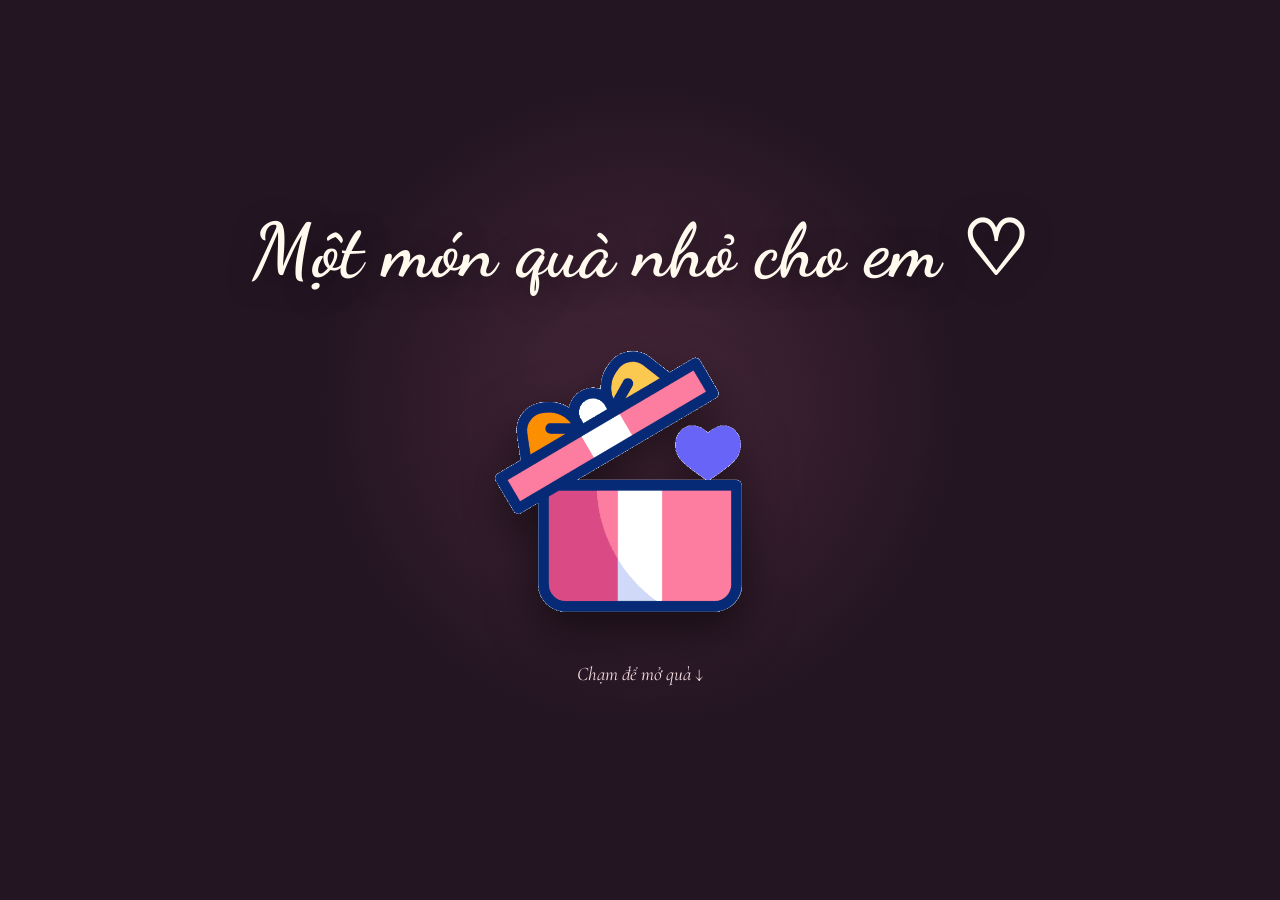
<file: index.html>
<!doctype html>
<html lang="vi">
<head>
  <meta charset="UTF-8">
  <meta name="viewport" content="width=device-width, initial-scale=1.0">
  <title>Tủ quà cho em</title>
  <link rel="preconnect" href="https://fonts.googleapis.com">
  <link rel="preconnect" href="https://fonts.gstatic.com" crossorigin>
  <link href="https://fonts.googleapis.com/css2?family=Cormorant+Garamond:ital,wght@0,500;0,600;0,700;1,500&family=Dancing+Script:wght@600;700&family=Caveat:wght@500;600&family=Lora:ital,wght@0,500;1,500&family=Manrope:wght@400;500;600;700&display=swap" rel="stylesheet">
  <style>
    :root { --ink:#241522; --wine:#452238; --rose:#e6a8b3; --gold:#d5aa62; --paper:#fff9ee; }
    * { box-sizing:border-box; } html,body { min-height:100%; margin:0; }
    body { overflow-x:hidden; color:var(--paper); font-family:Manrope,sans-serif; background:radial-gradient(circle at 14% 0,#85486188,transparent 31rem),radial-gradient(circle at 90% 100%,#c89d654a,transparent 29rem),var(--ink); }
    button { font:inherit; }
    .ambient,.hearts { position:fixed; inset:0; pointer-events:none; overflow:hidden; } .ambient { z-index:0; }
    .ambient span { position:absolute; top:-10vh; color:#f5cad0; opacity:.38; animation:fall linear infinite; }
    @keyframes fall { to { transform:translate(var(--drift),120vh) rotate(240deg); } }
    .gift-overlay { position:fixed; inset:0; z-index:20; display:grid; place-items:center; align-content:center; gap:1.35rem; text-align:center; cursor:pointer; background:radial-gradient(circle at 50% 45%,#65364f88,transparent 20rem),var(--ink); transition:opacity .65s,visibility .65s; }
    .gift-overlay.hidden { opacity:0; visibility:hidden; pointer-events:none; }
    .gift-title { margin:0; padding:0 1rem; font:700 clamp(2.65rem,8vw,4.7rem)/1 "Dancing Script",cursive; text-shadow:0 5px 30px #0006; animation:enter .8s ease both; }
    .gift-box { width:min(67vw,330px); animation:enter .8s .12s ease both; } .gift-box img { display:block; width:100%; filter:drop-shadow(0 18px 24px #0008); }
    .gift-tap { margin:0; color:#f7dfe1; font:italic 1.2rem "Cormorant Garamond",serif; animation:pulse 1.8s infinite; }
    .gift-overlay.opening .gift-box { animation:openBox .58s ease forwards; }
    @keyframes enter { from { opacity:0; transform:translateY(20px) scale(.94); } to { opacity:1; transform:none; } } @keyframes fadeAway { to { opacity:0; transform:translateY(16px) scale(.97); } } .fade-away { animation:fadeAway .3s ease both !important; } @keyframes pulse { 50% { opacity:.5; transform:translateY(4px); } } @keyframes openBox { to { opacity:0; transform:scale(1.2); } }
    .app { position:relative; z-index:1; min-height:100vh; display:grid; place-items:center; padding:3rem 1.2rem; }
    .collection { width:min(100%,1030px); text-align:center; animation:enter .75s ease both; }
    .kicker { margin:0 0 .6rem; color:var(--rose); font-size:.72rem; font-weight:700; letter-spacing:.18em; text-transform:uppercase; }
    h1,h2 { margin:0; font-family:"Cormorant Garamond",serif; } h1 { font-size:clamp(3rem,7vw,5.4rem); line-height:.94; } h2 { font-size:clamp(2.4rem,6vw,4.5rem); line-height:.95; }
    .intro { max-width:35rem; margin:1rem auto 2.4rem; color:#f1dfe2; line-height:1.7; }
    .gift-grid { display:grid; grid-template-columns:repeat(4,1fr); gap:1rem; }
    .gift-card { position:relative; min-height:310px; overflow:hidden; border:1px solid #ffe9e83d; border-radius:1.5rem; padding:1.2rem; color:var(--paper); background:linear-gradient(155deg,#63354d,#2f1b2b); box-shadow:0 18px 35px #0004; cursor:pointer; transition:transform .25s,filter .35s,opacity .35s,border-color .35s; }
    .gift-card:not(.locked):hover { transform:translateY(-8px); border-color:var(--gold); }
    .gift-card.locked { filter:grayscale(1) brightness(.27); cursor:not-allowed; }
    .gift-card.locked::after { content:"🔒"; position:absolute; inset:0; display:grid; place-items:center; font-size:2rem; background:#00000024; }
    .card-number { display:block; position:relative; z-index:1; color:#f4d7da; font-size:.69rem; font-weight:700; letter-spacing:.14em; text-transform:uppercase; }
    .gift-card h2 { position:absolute; z-index:1; right:1rem; bottom:1rem; left:1rem; font-size:2rem; text-shadow:0 2px 14px #0008; }
    .card-art { position:absolute; inset:2.6rem .55rem 4rem; display:grid; place-items:center; }
    .card-art img { display:block; max-width:100%; max-height:100%; object-fit:contain; filter:drop-shadow(0 12px 12px #0008); }
    .card-art.flower img { width:100%; height:100%; object-fit:contain; } .card-art.record img { width:115%; max-width:none; }
    .card-hint { margin:1.35rem 0 0; min-height:1.3rem; color:#e7b0b8; font-size:.88rem; }
    .music-toggle { position:fixed; z-index:8; right:1rem; bottom:1rem; border:1px solid #f4d9dc80; border-radius:99px; padding:.62rem .9rem; color:var(--paper); background:#362033d9; cursor:pointer; box-shadow:0 8px 24px #0005; }
    .gift-view { display:none; width:min(100%,900px); grid-template-columns:minmax(0,1fr) minmax(280px,.85fr); gap:clamp(1.7rem,6vw,5rem); align-items:center; animation:enter .65s ease both; }
    .gift-view.active { display:grid; } .copy { text-align:left; } .eyebrow { margin:0 0 .65rem; color:var(--rose); font-size:.72rem; font-weight:700; letter-spacing:.17em; text-transform:uppercase; }
    .subtitle { margin:1rem 0 0; color:#f2dfe1; line-height:1.75; }
    .message { margin:1.35rem 0 0; padding:1.1rem 1.25rem; color:#51303a; background:var(--paper); border-radius:2px 1rem 1rem; box-shadow:0 18px 45px #0003; font:italic 1.22rem/1.5 "Cormorant Garamond",serif; } .message p { margin:.35rem 0; min-height:1.2em; }
    .gift-view.letter-plain.active { display:block; } .letter-copy { width:min(100%,620px); margin:0 auto; text-align:center; } .letter-copy .subtitle { font:italic 500 1.08rem/1.7 "Lora",serif; color:#e9d3d6; } .letter-copy .message {
      position:relative; margin:1.6rem auto 0; max-width:560px; padding:1.5rem 1.7rem 2.2rem 3.4rem; text-align:left;
      color:#4a3340; border-radius:4px; transform:rotate(-.6deg);
      background:
        linear-gradient(90deg, transparent 0, transparent 2.5rem, #cf8a8a59 2.5rem, #cf8a8a59 calc(2.5rem + 1.5px), transparent calc(2.5rem + 1.5px)),
        radial-gradient(circle at 88% 4%, #e8c9a830, transparent 40%),
        radial-gradient(circle at 2% 98%, #d9b48a2c, transparent 36%),
        linear-gradient(180deg, #fdf7e7, #f5ead4);
      background-position:0 0, 0 0, 0 0, 0 0;
      box-shadow:0 18px 45px #0005, inset 0 0 44px #b99b6b21;
      font:500 1.32rem/34px "Dancing Script", "Cormorant Garamond", cursive;
      color:#37476b; text-shadow:0 0 .6px #37476b55;
    }
    .letter-copy .message .salut { font:600 1.9rem/34px "Dancing Script",cursive; color:#2c3a58; }
    .letter-copy .message .cheers { font:600 1.5rem/68px "Dancing Script",cursive; color:#7c3f52; background-image:linear-gradient(transparent 0, transparent calc(100% - 1px), #d9c8a866 calc(100% - 1px)); background-size:100% 100%; background-repeat:no-repeat; }
    .letter-copy .message .sign { font:700 2rem/68px "Dancing Script",cursive; color:#2c3a58; background-image:linear-gradient(transparent 0, transparent calc(100% - 1px), #d9c8a866 calc(100% - 1px)); background-size:100% 100%; background-repeat:no-repeat; }
    .letter-copy .message .coffee { position:absolute; right:8%; top:16%; width:74px; height:74px; border-radius:50%; pointer-events:none; border:9px solid #8a5a2e1f; box-shadow:inset 0 0 18px #8a5a2e14, 0 0 0 26px #8a5a2e0d; transform:rotate(8deg); }
    .letter-copy .message .stamp { position:absolute; right:10px; top:-30px; width:52px; height:60px; display:grid; place-items:center; font-size:1.5rem; color:#fff; background:radial-gradient(circle at 35% 30%,#e8a08c,#b8455c); border-radius:4px; transform:rotate(7deg); box-shadow:0 4px 12px #0004, inset 0 -3px 6px #0003; }
    .letter-copy .message .stamp::after { content:""; position:absolute; inset:5px; border:1px dashed #ffffff70; border-radius:2px; }
    .letter-copy .message .date { text-align:left; padding-left:.2rem; font:500 1.2rem/34px "Dancing Script",cursive; color:#5a6b8f; margin-bottom:.2rem; }
    .letter-copy .message p { margin:0; min-height:34px; }
    .letter-copy .message p { background-image:repeating-linear-gradient(transparent 0, transparent 33px, #d9c8a866 33px, #d9c8a866 34px); background-position:0 0; background-size:auto 34px; background-repeat:repeat-y; }
    .letter-copy .message p + p { text-indent:1.5em; }
    .letter-copy .message p:last-child { text-align:right; text-indent:0; padding-right:.5rem; }
    .letter-copy .message .salut, .letter-copy .message .cheers, .letter-copy .message .sign, .letter-copy .message .date { text-indent:0; }
    .letter-copy .message .date { text-align:left !important; width:calc(100% - 90px); }
    .letter-copy .message::before { content:""; position:absolute; top:-14px; left:50%; width:122px; height:30px; transform:translateX(-50%) rotate(-2.5deg); background:linear-gradient(180deg,#e9b2b680,#e9b2b64d); border-left:1px dashed #ffffff59; border-right:1px dashed #ffffff59; box-shadow:0 2px 6px #0002; }
    @media (max-width:480px){ .letter-copy .message { padding:1.2rem 1rem 1.7rem 2.6rem; background-image:linear-gradient(90deg, transparent 0, transparent 2rem, #cf8a8a59 2rem, #cf8a8a59 calc(2rem + 1.5px), transparent calc(2rem + 1.5px)), radial-gradient(circle at 88% 4%, #e8c9a830, transparent 40%), radial-gradient(circle at 2% 98%, #d9b48a2c, transparent 36%), linear-gradient(180deg, #fdf7e7, #f5ead4); } .letter-copy .message p { font-size:1.16rem; } } .message p.typing::after { content:"❘"; color:#a85d70; animation:caret .8s steps(1) infinite; } @keyframes caret { 50% { opacity:0; } }
    /* ----- THIỆP MỜI (món quà 4) ----- */
    .gift-view.invite-gift.active { display:block; }
    .invite-card { width:min(100%,560px); margin:0 auto; padding:clamp(1.6rem,4vw,2.7rem); text-align:center; border:1px solid #d5aa6266; outline:1px solid #d5aa6222; outline-offset:6px; border-radius:1.6rem; color:var(--paper); background:linear-gradient(165deg,#4d2c44,#2c1829); box-shadow:0 30px 70px #0007; animation:enter .6s ease both; }
    .inv-intro { width:min(100%,560px); margin:0 auto; padding:clamp(3rem,10vw,5rem) 1.5rem; text-align:center; border:1px solid #d5aa6266; outline:1px solid #d5aa6222; outline-offset:6px; border-radius:1.6rem; background:linear-gradient(165deg,#4d2c44,#2c1829); box-shadow:0 30px 70px #0007; animation:enter .6s ease both; }
    .inv-intro-msg { margin:0 0 2.4rem; font:600 clamp(1.9rem,6.5vw,3rem)/1.35 "Dancing Script",cursive; color:var(--gold); text-shadow:0 4px 24px #0006; }
    .inv-heart { display:inline-block; color:var(--rose); transform:translateY(.08em); animation:heartBeat 1.5s ease-in-out infinite; }
    @keyframes heartBeat { 0%,100% { transform:translateY(.08em) scale(1); } 25% { transform:translateY(.08em) scale(1.22); } 40% { transform:translateY(.08em) scale(.96); } }
    .inv-music-btn { display:inline-flex; align-items:center; gap:.65rem; border:1px solid #ffe9e8aa; border-radius:99px; padding:.95rem 1.7rem; color:var(--ink); background:linear-gradient(110deg,var(--rose),var(--gold)); cursor:pointer; font-weight:700; font-size:1.05rem; box-shadow:0 10px 25px #0004; }
    .inv-music-note { display:grid; place-items:center; width:36px; height:36px; border-radius:50%; background:#fff3; font-size:1.15rem; animation:notePulse 1.6s ease-in-out infinite; }
    @keyframes notePulse { 0%,100% { transform:scale(1); } 50% { transform:scale(1.18); } }
    .inv-seal { width:58px; height:58px; margin:0 auto .9rem; display:grid; place-items:center; border-radius:50%; color:#7c2f3e; font-size:1.35rem; background:radial-gradient(circle at 35% 30%,#e8a08c,#b8455c); box-shadow:0 6px 18px #0006, inset 0 -3px 6px #0003; }
    .inv-kicker { margin:0 0 .5rem; color:var(--rose); font-size:.7rem; font-weight:700; letter-spacing:.2em; text-transform:uppercase; }
    .inv-title { font:700 clamp(2.6rem,8vw,3.9rem)/1.05 "Dancing Script",cursive; color:var(--gold); text-shadow:0 4px 24px #0006; }
    .inv-names { margin:.9rem 0 0; font:600 clamp(1.05rem,3.4vw,1.45rem) "Cormorant Garamond",serif; letter-spacing:.12em; } .inv-names i { color:#e9899b; font-style:normal; }
    .inv-divider { width:120px; height:1px; margin:1.2rem auto; background:linear-gradient(90deg,transparent,var(--gold),transparent); }
    .inv-when { margin:0; font:600 clamp(1.25rem,4vw,1.7rem) "Cormorant Garamond",serif; color:var(--gold); }
    .inv-when-sub { margin:.45rem 0 0; font:italic 500 1.02rem "Cormorant Garamond",serif; color:#ecd9c4cc; }
    .inv-place { margin:1.05rem 0 0; font-weight:700; }
    .inv-schedule { width:min(100%,430px); margin:1.3rem auto 0; padding:0; list-style:none; text-align:left; }
    .inv-schedule li { display:flex; gap:1rem; align-items:baseline; padding:.6rem 0; color:#f4e6e0; font-size:.97rem; border-bottom:1px dashed #d5aa6233; }
    .inv-schedule li:last-child { border-bottom:0; }
    .inv-schedule span { flex:0 0 7.4em; color:var(--gold); font-weight:700; font-size:.93rem; }
    .inv-note { max-width:30rem; margin:1.25rem auto 0; font:italic 500 1.05rem/1.6 "Cormorant Garamond",serif; color:#f0dcd0; }
    .inv-countdown { display:flex; justify-content:center; gap:.7rem; margin-top:1.5rem; }
    .cd-box { min-width:64px; padding:.6rem .4rem .5rem; border:1px solid #d5aa624d; border-radius:.9rem; background:#ffffff0d; }
    .cd-num { display:block; font:700 1.5rem "Cormorant Garamond",serif; color:var(--gold); }
    .cd-label { display:block; margin-top:.15rem; font-size:.62rem; font-weight:700; letter-spacing:.14em; text-transform:uppercase; color:#e8c9ce; }
    .inv-rsvp { margin-top:1.5rem; border:1px solid #ffe9e8aa; border-radius:99px; padding:.85rem 1.4rem; color:var(--ink); background:linear-gradient(110deg,var(--rose),var(--gold)); cursor:pointer; font-weight:700; box-shadow:0 10px 25px #0004; }
    .inv-yes { min-height:1.4rem; margin:.9rem 0 0; color:var(--gold); font-weight:700; letter-spacing:.06em; }
    @media (max-width:480px){ .cd-box { min-width:56px; } .inv-schedule li { font-size:.9rem; } .inv-schedule span { flex-basis:6.6em; font-size:.85rem; } }
    .art { position:relative; min-height:315px; display:grid; place-items:center; } .art::before { content:""; position:absolute; width:min(80vw,360px); aspect-ratio:1; border-radius:50%; background:radial-gradient(circle,#e9a6b22e,transparent 65%); }
    .art img { position:relative; display:block; max-width:100%; } .letter-art img { width:min(86vw,370px); filter:drop-shadow(0 22px 18px #0007); animation:float 3.7s ease-in-out infinite; }
    .flower-art { overflow:visible; border-radius:0; } .flower-art img { width:min(96vw,540px); border-radius:0; filter:drop-shadow(0 22px 18px #0007); } .flower-gift .art { min-height:440px; } .flower-gift h2 { font-size:clamp(2rem,4.4vw,3.5rem); } .flower-gift .subtitle { max-width:27rem; font-size:.92rem; } .record-art img { width:min(86vw,420px); filter:drop-shadow(0 25px 23px #0008); animation:float 3.9s .3s ease-in-out infinite; }
    @keyframes float { 50% { transform:translateY(-12px) rotate(1.5deg); } }
    .back { margin-top:1.55rem; border:1px solid #ffe9e8aa; border-radius:99px; padding:.82rem 1.25rem; color:var(--ink); background:linear-gradient(110deg,var(--rose),var(--gold)); cursor:pointer; font-weight:700; box-shadow:0 10px 25px #0004; }
    .modal { position:fixed; z-index:15; inset:0; display:none; place-items:center; padding:1rem; background:#170d17bc; backdrop-filter:blur(8px); } .modal.active { display:grid; }
    .question-box { width:min(100%,470px); padding:2rem; border:1px solid #f9e5e570; border-radius:1.5rem; color:var(--ink); text-align:center; background:var(--paper); box-shadow:0 28px 70px #0009; animation:enter .45s ease both; }
    .question-box .kicker { color:#9c5667; } .question-box h2 { font-size:2.35rem; } .answers { display:grid; gap:.65rem; margin-top:1.5rem; } .answer { border:1px solid #d9b2b6; border-radius:.8rem; padding:.76rem 1rem; color:#512d39; background:#fff; cursor:pointer; transition:.2s; } .answer:hover { color:#fff; background:#a85d70; }
    .answer.wrong { animation:shake .35s; background:#b94f5b; color:white; } @keyframes shake { 25% { transform:translateX(-7px); } 75% { transform:translateX(7px); } } .question-hint { min-height:1.3rem; margin:1rem 0 0; color:#9c5667; font-size:.88rem; }
    .calendar-picker { margin-top:1.25rem; text-align:left; } .calendar-controls { display:flex; gap:.55rem; margin-bottom:.7rem; } .calendar-controls select { flex:1; min-width:0; padding:.62rem; border:1px solid #d9b2b6; border-radius:.65rem; color:#512d39; background:#fff; font:inherit; }
    .calendar-weekdays,.calendar-days { display:grid; grid-template-columns:repeat(7,1fr); gap:.28rem; } .calendar-weekdays span { padding:.35rem 0; color:#9c5667; font-size:.7rem; font-weight:700; text-align:center; } .calendar-day { aspect-ratio:1; border:0; border-radius:50%; color:#512d39; background:transparent; cursor:pointer; } .calendar-day:hover { background:#f5dce0; } .calendar-day.selected { color:#fff; background:#a85d70; box-shadow:0 3px 8px #a85d7077; } .calendar-day.blank { cursor:default; }
    .date-confirm { width:100%; margin-top:1rem; border:0; border-radius:.8rem; padding:.78rem; color:#fff; background:#a85d70; cursor:pointer; font-weight:700; }
    .hearts { z-index:7; } .hearts span { position:absolute; bottom:-2rem; color:var(--rose); animation:heart 4s linear forwards; } @keyframes heart { to { transform:translate(var(--x),-110vh) rotate(260deg); opacity:0; } }
    @media (max-width:760px) { .gift-grid { grid-template-columns:repeat(2,1fr); } .gift-card { min-height:255px; } .gift-view { grid-template-columns:1fr; text-align:center; } .copy { order:2; text-align:center; } .art { order:1; min-height:265px; } .flower-gift .art { min-height:350px; } .message { text-align:left; } }
    @media (max-width:390px) { .gift-grid { gap:.65rem; } .gift-card { min-height:220px; padding:.8rem; border-radius:1rem; } .gift-card h2 { font-size:1.55rem; } }
    /* ----- VÒNG QUAY MAY MẮN (bấm món quà 3) ----- */
    .wheel-overlay { position:fixed; inset:0; z-index:30; display:flex; align-items:center; justify-content:center; padding:1rem; background:#170d17d9; backdrop-filter:blur(10px); opacity:0; visibility:hidden; transition:opacity .45s ease, visibility 0s linear .45s; }
    .wheel-overlay.is-open { opacity:1; visibility:visible; transition:opacity .45s ease; }
    .wheel-box { position:relative; text-align:center; animation:enter .45s ease both; }
    .wheel-title { margin:0 0 1.1rem; font:700 clamp(1.6rem,6vw,2.2rem) "Cormorant Garamond",serif; color:var(--paper); }
    .wheel-wrap { position:relative; width:min(74vw,320px); aspect-ratio:1; margin:0 auto; --wheel:min(74vw,320px); }
    .wheel { width:100%; height:100%; border-radius:50%; position:relative; border:6px solid var(--gold); box-shadow:0 0 0 4px #d5aa622e,0 22px 60px -18px #000c; transition:transform 4.4s cubic-bezier(.12,.72,.05,1); background:conic-gradient(from 0deg,#e9b2b6 0 45deg,#d3b380 45deg 90deg,#c98db1 90deg 135deg,#e4cfa8 135deg 180deg,#e9b2b6 180deg 225deg,#d3b380 225deg 270deg,#c98db1 270deg 315deg,#e4cfa8 315deg 360deg); }
    .wn { position:absolute; transform:translate(-50%,-50%); z-index:1; font:700 clamp(1.05rem,4.8vw,1.5rem) "Cormorant Garamond",serif; color:#241522; pointer-events:none; }
    .wn0 { left:61.9%; top:21.4%; } .wn1 { left:78.6%; top:38.1%; } .wn2 { left:78.6%; top:61.9%; } .wn3 { left:61.9%; top:78.6%; }
    .wn4 { left:38.1%; top:78.6%; } .wn5 { left:21.4%; top:61.9%; } .wn6 { left:21.4%; top:38.1%; } .wn7 { left:38.1%; top:21.4%; }
    .wheel-hub { position:absolute; left:50%; top:50%; width:18%; aspect-ratio:1; transform:translate(-50%,-50%); border-radius:50%; background:radial-gradient(circle at 35% 30%,#fff7e8,var(--gold) 70%); box-shadow:0 4px 14px #0008; z-index:2; }
    .wheel-pointer { position:absolute; left:50%; top:-13px; transform:translateX(-50%); width:0; height:0; border-left:13px solid transparent; border-right:13px solid transparent; border-top:22px solid var(--paper); filter:drop-shadow(0 3px 6px #000a); z-index:3; }
    .wheel-btn { margin-top:1.2rem; border:0; border-radius:99px; padding:.82rem 2.6rem; color:#241522; background:linear-gradient(110deg,var(--rose),var(--gold)); cursor:pointer; font-weight:700; letter-spacing:.14em; box-shadow:0 10px 25px #0005; transition:transform .25s,opacity .3s; }
    .wheel-btn:hover:not(:disabled) { transform:translateY(-2px); }
    .wheel-btn:active:not(:disabled) { transform:scale(.95); }
    .wheel-btn:disabled { opacity:.45; cursor:default; }
    .wheel-close { position:absolute; top:-2.6rem; right:-.4rem; border:0; background:transparent; color:#f1dfe2; font-size:1.6rem; cursor:pointer; padding:.3rem; }
    .wheel-result { margin:.9rem 0 0; min-height:1.5em; color:#f7dfe1; font:italic 1.15rem "Cormorant Garamond",serif; }
    .wheel-result a { color:var(--rose); }
    .wheel-result.reveal { animation:enter .55s ease both; }
    .wheel-note { margin:.7rem 0 0; color:#e7b0b8; font-size:.72rem; }
    @media (max-height:640px) { .wheel-title { margin-bottom:.5rem; } .wheel-wrap { width:min(56vh,74vw); --wheel:min(56vh,74vw); } }
  </style>
</head>
<body>
  <div class="ambient" id="ambient"></div><div class="hearts" id="hearts"></div>
  <div class="gift-overlay" id="giftOverlay" onclick="openGiftBox()" role="button" tabindex="0" aria-label="Mở hộp quà"><h1 class="gift-title">Một món quà nhỏ cho em ♡</h1><div class="gift-box"><img src="gift-box-white-circle.gif" alt="Hộp quà"></div><p class="gift-tap">Chạm để mở quà ↓</p></div>
  <button class="music-toggle" id="musicToggle" onclick="toggleMusic()">♫ Bật nhạc</button>
  <main class="app">
    <section class="collection" id="collection">
      <p class="kicker">Bốn món quà đang chờ em</p><h1>Chọn món quà đầu tiên</h1><p class="intro">Bốn món quà nhỏ anh gói ghém suốt bốn năm — chạm từng món một, mở từ từ nhé em.</p>
      <div class="gift-grid" id="giftGrid"></div><p class="card-hint" id="cardHint">Hãy chạm vào món quà đầu tiên nhé.</p>
    </section>
    <section class="gift-view" id="giftView"></section>
  </main>
  <div class="modal" id="questionModal"><div class="question-box"><p class="kicker">Mở khóa món quà</p><h2 id="questionText"></h2><div class="answers" id="answers"></div><p class="question-hint" id="questionHint"></p></div></div>
  <div class="wheel-overlay" id="wheelOverlay" role="dialog" aria-modal="true" aria-label="Vòng quay may mắn"><div class="wheel-box"><button class="wheel-close" id="wheelClose" aria-label="Đóng">×</button><h2 class="wheel-title">Vòng quay may mắn ♡</h2><div class="wheel-wrap"><div class="wheel-pointer"></div><div class="wheel" id="wheel"><span class="wn wn0">1</span><span class="wn wn1">2</span><span class="wn wn2">3</span><span class="wn wn3">4</span><span class="wn wn4">1</span><span class="wn wn5">2</span><span class="wn wn6">3</span><span class="wn wn7">4</span><div class="wheel-hub"></div></div></div><div><button class="wheel-btn" id="spinBtn">QUAY</button></div><p class="wheel-result" id="wheelResult"></p><p class="wheel-note">Quay xong mở quà — bấm Back (hoặc làm mới trang) để quay tiếp món khác nhé</p></div></div>
  <script>
    /* Có thể thay câu hỏi, đáp án và lời nhắn tại đây. correct là vị trí đáp án đúng, bắt đầu từ 0. */
    const GIFTS=[
      {title:'Bức thư đầu tiên',short:'Bức thư',type:'letter',image:'lecture.png',music:'thu1.mp3',question:'Ngày chúng mình xác nhận quen nhau là ngày nào?',dateAnswer:{day:24,month:9,year:2022},subtitle:'Có những điều anh thấy viết ra sẽ dịu dàng hơn là nói thành lời.',message:['Gửi người anh yêu,','Cảm ơn em vì đã luôn ở bên cạnh, cùng anh trưởng thành, cùng anh trải qua bao nhiêu khó khăn, gian khổ. Dù biết là thời gian qua chúng mình có những khuyết điểm của bản thân rồi gây ra xích mích. Anh tin rằng không ai trên đời này sinh ra đã hợp nhau và sinh ra đã đối lập với nhau cả. Anh tin rằng hợp nhau là do chúng ta hạ cái tôi của bản thân mình xuống, lắng nghe nhau nhiều hơn, chấp nhận những sai lầm của nhau, cùng sửa đổi và cần nhau hơn khi chúng ta nóng giận và lạc lối. Chính vì vậy, anh tin và mong rằng anh sẽ sửa được những điều vô tâm mà anh đang có và sẽ chững chạc hơn nữa trong cảm xúc của mình.','4 năm vừa qua, anh cảm ơn em đã chịu đựng anh, đã bao dung cho những sai lầm của anh dù đã thất vọng hết lần này đến lần khác. Anh mong mọi thứ trong tương lai, những cái xấu em phải chịu sẽ là hai chữ “đã từng”.','Chúng mình đã quen nhau được 4 năm rồi đấy em à. Cảm ơn em đã yêu thương, bao dung và quan tâm anh trong 4 năm qua nhé. Tương lai mình tiếp tục cố gắng dìu dắt nhau từng chút một nữa em nhé, anh vô cùng biết ơn em đã đồng hành, ở bên anh trong suốt thời gian qua. Mong rằng chúng mình vẫn duy trì được những điều tốt và sửa đổi được những điều xấu. Tuy rằng sẽ có cãi vã, nhưng anh tin rằng chúng ta sẽ cùng nhau vượt qua, cùng nhau cố gắng nha em.','Chúc mừng 4 năm của chúng ta. Hãy tận hưởng những món quà anh gửi gắm cho em nhé.','Thương em nhiều, anh ♡'],melody:[261.63,329.63,392,523.25]},
      {title:'Một bó hoa',short:'Hoa',type:'flower',cardImage:'flower1.gif',image:'lấy_mỗi_hình_bó_hoa_là_trung_t.gif',music:'hoa.mp3',question:'Bó hoa này dành cho ai?',answers:['Dành cho em','Dành cho anh','Dành cho mọi người'],correct:0,subtitle:'Anh tặng em bó hoa đẹp thứ 2, vì bông hoa đẹp nhất đang đọc những dòng chữ này ♡',message:null,melody:[293.66,369.99,440,587.33]},
      {title:'Chiếc đĩa than',short:'Đĩa than',type:'record',image:'diathan.gif',question:'Điều gì sẽ vang lên khi đĩa than quay?',answers:['Một bản nhạc','Tiếng chuông','Một câu đố'],correct:0,subtitle:'Mong rằng mỗi khi bản nhạc này vang lên, em sẽ nhớ về một khoảnh khắc thật đẹp của hai đứa mình.',message:null,melody:[220,261.63,329.63,440]},
      {title:'Thiệp mời kỷ niệm 4 năm',short:'Thiệp mời',type:'invite',image:'lecture.png',question:'Lời cuối cùng anh muốn gửi là gì?',answers:['Yêu em','Tạm biệt','Chúc ngủ ngon'],correct:0,melody:[329.63,392,493.88,659.25],music:'thiep.mp3',invite:{dateISO:'2026-09-25T17:00:00+07:00',whenMain:'Thứ Sáu, ngày 25.09.2026',whenSub:'Hẹn em một chiều thứ Sáu thật đặc biệt',schedule:[{time:'17:00 – 18h',what:'Anh đến đón em'},{time:'18h – 20h',what:'Ăn tối tại quán Lẩu Hương Cảng — 95 Lê Lợi'},{time:'20:00',what:'Mình đi cà phê'}],note:'Anh sắp xếp hết rồi — việc của em chỉ là đến đúng giờ và xinh đẹp thôi ♡'}}
    ];
    // Đặt thành false khi muốn quay lại chế độ mở khóa từng món quà bằng câu hỏi.
    const PREVIEW_ALL_GIFTS=true;
    let unlocked=PREVIEW_ALL_GIFTS?GIFTS.length-1:0,activeQuestion=null,openedGiftIndex=null,audioContext=null,musicTimer=null,musicOn=false,currentMelody=GIFTS[0].melody,bgAudio=null,currentMusicFile=null;
    const grid=document.getElementById('giftGrid'),collection=document.getElementById('collection'),giftView=document.getElementById('giftView');
    function renderCards(){grid.innerHTML=GIFTS.map((gift,index)=>`<article class="gift-card ${index>unlocked?'locked':''}" onclick="chooseGift(${index})"><span class="card-number">Món quà ${index+1}</span><div class="card-art ${gift.type}"><img src="${gift.cardImage||gift.image}" alt="${gift.title}"></div><h2>${gift.short}</h2></article>`).join('')}
    function chooseGift(index){if(index>unlocked){document.getElementById('cardHint').textContent='Hãy mở món quà đang sáng trước nhé.';return}if(index===2){openWheel();return}if(PREVIEW_ALL_GIFTS){showGift(index);return}activeQuestion=index;const gift=GIFTS[index];document.getElementById('questionText').textContent=gift.question;document.getElementById('questionHint').textContent='';const answers=document.getElementById('answers');answers.innerHTML='';if(gift.dateAnswer){renderDateQuestion(gift.dateAnswer);document.getElementById('questionModal').classList.add('active');return}answers.innerHTML=gift.answers.map((answer,i)=>`<button class="answer" onclick="answerQuestion(${i},this)">${answer}</button>`).join('');document.getElementById('questionModal').classList.add('active')}
    function answerQuestion(choice,button){const gift=GIFTS[activeQuestion];if(choice!==gift.correct){button.classList.add('wrong');document.getElementById('questionHint').textContent='Chưa đúng rồi, thử lại nhé.';setTimeout(()=>button.classList.remove('wrong'),400);return}unlockQuestion()}
    function unlockQuestion(){document.getElementById('questionHint').textContent='Đúng rồi! Món quà đang mở ra...';setTimeout(()=>{document.getElementById('questionModal').classList.remove('active');showGift(activeQuestion)},500)}
    function renderDateQuestion(answer){let month=new Date().getMonth()+1,year=new Date().getFullYear(),selectedDay=null;const answers=document.getElementById('answers');answers.innerHTML=`<div class="calendar-picker"><div class="calendar-controls"><select id="calendarMonth">${Array.from({length:12},(_,i)=>`<option value="${i+1}" ${i+1===month?'selected':''}>Tháng ${i+1}</option>`).join('')}</select><select id="calendarYear">${Array.from({length:16},(_,i)=>{const value=2015+i;return `<option value="${value}" ${value===year?'selected':''}>${value}</option>`}).join('')}</select></div><div class="calendar-weekdays"><span>T2</span><span>T3</span><span>T4</span><span>T5</span><span>T6</span><span>T7</span><span>CN</span></div><div class="calendar-days" id="calendarDays"></div><button class="date-confirm" onclick="checkDateAnswer()">Xác nhận ngày đã chọn</button></div>`;const monthSelect=document.getElementById('calendarMonth'),yearSelect=document.getElementById('calendarYear');function draw(){month=+monthSelect.value;year=+yearSelect.value;selectedDay=null;const days=document.getElementById('calendarDays');const first=new Date(year,month-1,1).getDay();const offset=first===0?6:first-1;const count=new Date(year,month,0).getDate();days.innerHTML=Array.from({length:offset},()=>'<span class="calendar-day blank"></span>').join('')+Array.from({length:count},(_,i)=>`<button class="calendar-day" data-day="${i+1}">${i+1}</button>`).join('');days.querySelectorAll('button').forEach(button=>button.onclick=()=>{days.querySelectorAll('button').forEach(day=>day.classList.remove('selected'));button.classList.add('selected');selectedDay=+button.dataset.day})}monthSelect.onchange=draw;yearSelect.onchange=draw;window.selectedDateForGift=()=>({day:selectedDay,month,year});draw()}
    function checkDateAnswer(){const picked=window.selectedDateForGift&&window.selectedDateForGift(),answer=GIFTS[activeQuestion].dateAnswer,hint=document.getElementById('questionHint');if(!picked||picked.day!==answer.day||picked.month!==answer.month||picked.year!==answer.year){hint.textContent='Chưa đúng ngày rồi, em thử lại nhé.';return}unlockQuestion()}
    function showGift(index){collection.classList.add('fade-away');setTimeout(()=>{collection.classList.remove('fade-away');doShowGift(index)},280)}
    function doShowGift(index){const gift=GIFTS[index];openedGiftIndex=index;collection.style.display='none';giftView.className=`gift-view active ${gift.type}-gift${gift.type==='letter'&&!gift.invite?' letter-plain':''}`;giftView.innerHTML=gift.invite?`<div class="inv-intro" id="invIntro"><p class="inv-intro-msg">Chúc em có một ngày anni vui vẻ nhé <span class="inv-heart">♥</span></p><button class="inv-music-btn" id="invMusicBtn"><span class="inv-music-note">♫</span> Mở nhạc</button></div><div class="invite-card" id="invCard" style="display:none"><div class="inv-seal">♥</div><p class="inv-kicker">Thiệp mời</p><h2 class="inv-title">Kỷ niệm 4 năm</h2><p class="inv-names">MẠNH KHA <i>♥</i> HUYỀN TRANG</p><div class="inv-divider"></div><p class="inv-when">${gift.invite.whenMain}</p><p class="inv-when-sub">${gift.invite.whenSub}</p><ol class="inv-schedule">${gift.invite.schedule.map(s=>`<li><span>${s.time}</span>${s.what}</li>`).join('')}</ol><p class="inv-note">${gift.invite.note}</p><div class="inv-countdown" aria-label="Đếm ngược đến buổi hẹn"><div class="cd-box"><span class="cd-num" id="cdD">--</span><span class="cd-label">Ngày</span></div><div class="cd-box"><span class="cd-num" id="cdH">--</span><span class="cd-label">Giờ</span></div><div class="cd-box"><span class="cd-num" id="cdM">--</span><span class="cd-label">Phút</span></div><div class="cd-box"><span class="cd-num" id="cdS">--</span><span class="cd-label">Giây</span></div></div><button class="inv-rsvp" id="rsvpBtn">EM SẼ ĐẾN CHỨ? ♥</button><p class="inv-yes" id="rsvpMsg"></p><button class="back" onclick="backToCollection()">Quay về tủ quà →</button></div>`:gift.type==='letter'?`<div class="copy letter-copy"><p class="subtitle">${gift.subtitle}</p>${gift.message?`<div class="message"><span class="coffee"></span><span class="stamp">♥</span><p class="date" data-t="24.09.2026"></p>${gift.message.map((line,i)=>`<p class="${i===0?'salut':i===4?'cheers':i===5?'sign':''}" data-t="${line}"></p>`).join('')}</div>`:''}<button class="back" onclick="backToCollection()">Quay về tủ quà →</button></div>`:`<div class="copy"><h2>${gift.title}</h2><p class="subtitle">${gift.subtitle}</p>${gift.message?`<div class="message">${gift.message.map(line=>`<p data-t="${line}"></p>`).join('')}</div>`:''}<button class="back" onclick="backToCollection()">Quay về tủ quà →</button></div><div class="art ${gift.type}-art"><img src="${gift.image}" alt="${gift.title}"></div>`;currentMelody=gift.melody;currentMusicFile=gift.music||null;if(!gift.invite)startMusic();if(gift.message&&!gift.invite)startTyping();if(gift.invite){startCountdown(gift.invite.dateISO);const ivIntro=document.getElementById('invIntro'),ivCard=document.getElementById('invCard');document.getElementById('invMusicBtn').onclick=()=>{startMusic();launchHearts();ivIntro.style.transition='opacity .55s ease,transform .55s ease';ivIntro.style.opacity='0';ivIntro.style.transform='scale(.95)';setTimeout(()=>{ivIntro.style.display='none';ivCard.style.display='';},480)};document.getElementById('rsvpBtn').onclick=()=>{document.getElementById('rsvpMsg').textContent='HẸN GẶP EM Ở ĐÓ ♥';launchHearts()}}else stopCountdown();window.scrollTo({top:0,behavior:'smooth'});launchHearts()}
    let typingTimer=null;function startTyping(){clearTimeout(typingTimer);const ps=[...document.querySelectorAll('#giftView .message p[data-t]')];if(!ps.length)return;ps.forEach(p=>{p.textContent='';p.classList.remove('typing')});const texts=ps.map(p=>p.dataset.t),TOTAL=33000,chars=texts.join('').length,interval=Math.max(20,Math.floor(TOTAL/chars));let li=0,ci=0;ps[0].classList.add('typing');function step(){if(li>=ps.length)return;const t=texts[li];ci++;ps[li].textContent=t.slice(0,ci);if(ci>=t.length){ps[li].classList.remove('typing');li++;ci=0;if(li<ps.length)ps[li].classList.add('typing')}if(li<ps.length)typingTimer=setTimeout(step,interval)}typingTimer=setTimeout(step,interval)}function stopTyping(finish){clearTimeout(typingTimer);typingTimer=null;if(finish)document.querySelectorAll('#giftView .message p[data-t]').forEach(p=>{p.classList.remove('typing');p.textContent=p.dataset.t})}
    let cdTimer=null;function startCountdown(iso){stopCountdown();const target=new Date(iso).getTime(),elD=document.getElementById('cdD');if(!elD)return;const tick=()=>{const t=Math.max(0,target-Date.now());elD.textContent=Math.floor(t/864e5);document.getElementById('cdH').textContent=String(Math.floor(t%864e5/36e5)).padStart(2,'0');document.getElementById('cdM').textContent=String(Math.floor(t%36e5/6e4)).padStart(2,'0');document.getElementById('cdS').textContent=String(Math.floor(t%6e4/1e3)).padStart(2,'0')};tick();cdTimer=setInterval(tick,1e3)}function stopCountdown(){clearInterval(cdTimer);cdTimer=null}
    function backToCollection(){giftView.classList.add('fade-away');setTimeout(()=>{giftView.classList.remove('fade-away');doBackToCollection()},280)}
    function doBackToCollection(){stopCountdown();stopTyping();giftView.className='gift-view';giftView.innerHTML='';collection.style.display='block';if(openedGiftIndex===unlocked&&unlocked< GIFTS.length-1)unlocked++;renderCards();document.getElementById('cardHint').textContent=unlocked===GIFTS.length-1?'Tất cả món quà đã được mở khóa ♡':`Món quà thứ ${unlocked+1} đã sáng lên. Chạm để mở nhé.`;stopMusic();if(lobbyWantsMusic)startLobbyMusic();window.scrollTo({top:0,behavior:'smooth'})}
    function openGiftBox(){const overlay=document.getElementById('giftOverlay');if(overlay.classList.contains('hidden'))return;overlay.classList.add('opening');try{sessionStorage.setItem('giftBoxOpened','1')}catch(e){}
      /* Chạm mở hộp quà = thao tác đầu tiên của người xem → trình duyệt CHO PHÉP
         phát nhạc từ đây. Tự bật nhạc nền tủ quà ngay, không cần bấm nút ♫. */
      startLobbyMusic();
      setTimeout(()=>overlay.classList.add('hidden'),600)}
    function note(freq,duration,time){const oscillator=audioContext.createOscillator(),gain=audioContext.createGain();oscillator.type='sine';oscillator.frequency.value=freq;gain.gain.setValueAtTime(.0001,time);gain.gain.exponentialRampToValueAtTime(.07,time+.04);gain.gain.exponentialRampToValueAtTime(.0001,time+duration);oscillator.connect(gain).connect(audioContext.destination);oscillator.start(time);oscillator.stop(time+duration+.03)}
    function playPhrase(){if(!musicOn||!audioContext)return;const now=audioContext.currentTime+.05;currentMelody.forEach((freq,i)=>note(freq,.5,now+i*.52));musicTimer=setTimeout(playPhrase,currentMelody.length*520+220)}
    /* Nhạc nền cho MÀN CHỌN 4 MÓN QUÀ: dùng file nhac.mp3, loop nhẹ. */
    const LOBBY_MUSIC='nhac.mp3';
    let lobbyMusicOn=false, lobbyWantsMusic=false; // true = từng bật nhạc ở màn chọn quà, tự bật lại khi Back về
    function startLobbyMusic(){stopMusic();lobbyMusicOn=true;lobbyWantsMusic=true;musicOn=true;document.getElementById('musicToggle').textContent='♫ Tắt nhạc';if(!bgAudio)bgAudio=new Audio(LOBBY_MUSIC);bgAudio.src=LOBBY_MUSIC;bgAudio.loop=true;bgAudio.volume=.55;bgAudio.muted=false;bgAudio.play().catch(()=>{})}
    function startMusic(){stopMusic();musicOn=true;document.getElementById('musicToggle').textContent='♫ Tắt nhạc';lobbyMusicOn=false;if(currentMusicFile){if(!bgAudio)bgAudio=new Audio(currentMusicFile);else if(!bgAudio.src.endsWith(currentMusicFile))bgAudio.src=currentMusicFile;bgAudio.loop=true;bgAudio.volume=.75;bgAudio.muted=false;bgAudio.currentTime=0;bgAudio.play().catch(()=>{});return}if(!audioContext)audioContext=new(window.AudioContext||window.webkitAudioContext)();audioContext.resume();playPhrase()}
    function stopMusic(){musicOn=false;lobbyMusicOn=false;clearTimeout(musicTimer);if(bgAudio){bgAudio.pause();bgAudio.muted=false;bgAudio.currentTime=0}document.getElementById('musicToggle').textContent='♫ Bật nhạc'}
    /* Người dùng bấm nút ♫ trên màn chọn quà = bật/tắt nhạc nền tủ quà */
    document.getElementById('musicToggle').addEventListener('click',()=>{/* toggleMusic() xử lý qua onclick attribute */});
    window.__music=()=>bgAudio?{src:bgAudio.src.split('/').pop(),muted:bgAudio.muted,paused:bgAudio.paused,t:+bgAudio.currentTime.toFixed(1)}:null;
    function toggleMusic(){
      if(musicOn){ stopMusic(); if(!giftView.classList.contains('active')) lobbyWantsMusic=false; }
      else if(!giftView.classList.contains('active')) startLobbyMusic(); // đang ở màn chọn quà → nhạc nền tủ quà
      else startMusic();
    }
    /* Rời tab → nhạc nền dừng; quay về màn chọn quà thì bật lại (trừ khi người dùng chủ ý tắt) */
    document.addEventListener('visibilitychange',()=>{if(document.visibilityState==='visible'&&lobbyMusicOn&&bgAudio&&bgAudio.paused&&!window.__userPausedMusic)startLobbyMusic();});
    function launchHearts(){const wrap=document.getElementById('hearts');wrap.innerHTML='';for(let i=0;i<18;i++){const heart=document.createElement('span');heart.textContent=i%4?'♥':'✦';heart.style.left=Math.random()*100+'%';heart.style.setProperty('--x',(Math.random()*130-65)+'px');heart.style.fontSize=(.8+Math.random()*1.15)+'rem';heart.style.animationDelay=Math.random()*1.2+'s';wrap.appendChild(heart)}}
    document.getElementById('giftOverlay').addEventListener('keydown',event=>{if(event.key==='Enter'||event.key===' ')openGiftBox()});
    const ambient=document.getElementById('ambient');for(let i=0;i<22;i++){const particle=document.createElement('span');particle.textContent=i%3?'•':'✦';particle.style.left=Math.random()*100+'%';particle.style.setProperty('--drift',(Math.random()*120-60)+'px');particle.style.animationDuration=(9+Math.random()*10)+'s';particle.style.animationDelay=-Math.random()*14+'s';ambient.appendChild(particle)}
    renderCards();
    // Đã mở hộp quà trong phiên này rồi (bấm Back về / F5): vào thẳng màn
    // chọn quà, không bắt chạm hộp quà lại từ đầu.
    try{if(sessionStorage.getItem('giftBoxOpened')==='1'){const ov=document.getElementById('giftOverlay');ov.style.transition='none';ov.classList.add('hidden');}}catch(e){}
    /* Lưu ý: khi quay lại trang bằng Back/F5 (đã mở hộp quà trong phiên này),
       trình duyệt KHÔNG cho phát nhạc tự động nếu chưa có thao tác chạm — đây là
       giới hạn của trình duyệt, không phải lỗi. Bấm ♫ một lần là nhạc chạy lại. */
    /* ----- Vòng quay may mắn: bấm món quà 3 — trúng số nào mở album đó.
       8 ô (12.5%/ô), ô đối xứng cùng màu cùng số → mỗi số vẫn 25%.
       Mỗi lần mở trang quay được một lần, làm mới trang để quay lại. ----- */
    const WHEEL_PRIZES=[
      {num:1,name:'Cuốn album bốn năm',href:'love-album/index.html'},
      {num:2,name:'Bốn năm — câu chuyện nhỏ',href:'love-story/index.html'},
      {num:3,name:'Dòng thời gian kỷ niệm',href:'memory-timeline/index.html'},
      {num:4,name:'Đĩa than & lá thư',href:'KyNiem4Nam/index.html'}
    ];
    let wheelSpun=false,wheelSpinning=false;
    const wheelOverlay=document.getElementById('wheelOverlay'),spinBtn=document.getElementById('spinBtn'),wheelResult=document.getElementById('wheelResult');
    function openWheel(){wheelOverlay.classList.add('is-open');const wb=wheelOverlay.querySelector('.wheel-box');wb.style.animation='none';void wb.offsetWidth;wb.style.animation='';if(wheelSpun){spinBtn.disabled=true;wheelResult.innerHTML='Bạn đã quay món này rồi — bấm Back hoặc <a href="javascript:location.reload()">làm mới trang</a> để quay tiếp nhé!'}}
    function closeWheel(){wheelOverlay.classList.remove('is-open')}
    document.getElementById('wheelClose').addEventListener('click',closeWheel);
    wheelOverlay.addEventListener('click',e=>{if(e.target===wheelOverlay)closeWheel()});
    document.addEventListener('keydown',e=>{if(e.key==='Escape')closeWheel()});
    spinBtn.addEventListener('click',()=>{
      if(wheelSpun||wheelSpinning)return;
      wheelSpinning=true;spinBtn.disabled=true;wheelResult.textContent='';wheelResult.classList.remove('reveal');
      const pick=Math.floor(Math.random()*8),num=pick%4+1;
      const target=5*360+(360-(pick*45+22.5));
      document.getElementById('wheel').style.transform='rotate('+target+'deg)';
      setTimeout(()=>{
        wheelSpinning=false;wheelSpun=true;
        const p=WHEEL_PRIZES[num-1];
        wheelResult.innerHTML='Trúng món '+num+': <a href="'+p.href+'">'+p.name+'</a> ♡<br><button class="wheel-btn" id="openPrize" style="margin-top:.9rem;padding:.72rem 2.1rem;">MỞ QUÀ →</button>';
        wheelResult.classList.add('reveal');
        wheelResult.classList.add('reveal');
        document.getElementById('openPrize').addEventListener('click',()=>{location.href=p.href});
      },4600);
    });
    // Bấm Back quay về từ album: trình duyệt thường khôi phục trang từ bộ nhớ
    // đệm kèm trạng thái cũ — nạp lại để vòng quay mở lại như mới, quay tiếp được.
    window.addEventListener('pageshow',function(e){if(e.persisted)location.reload();});
  </script>
</body>
</html>
</file>
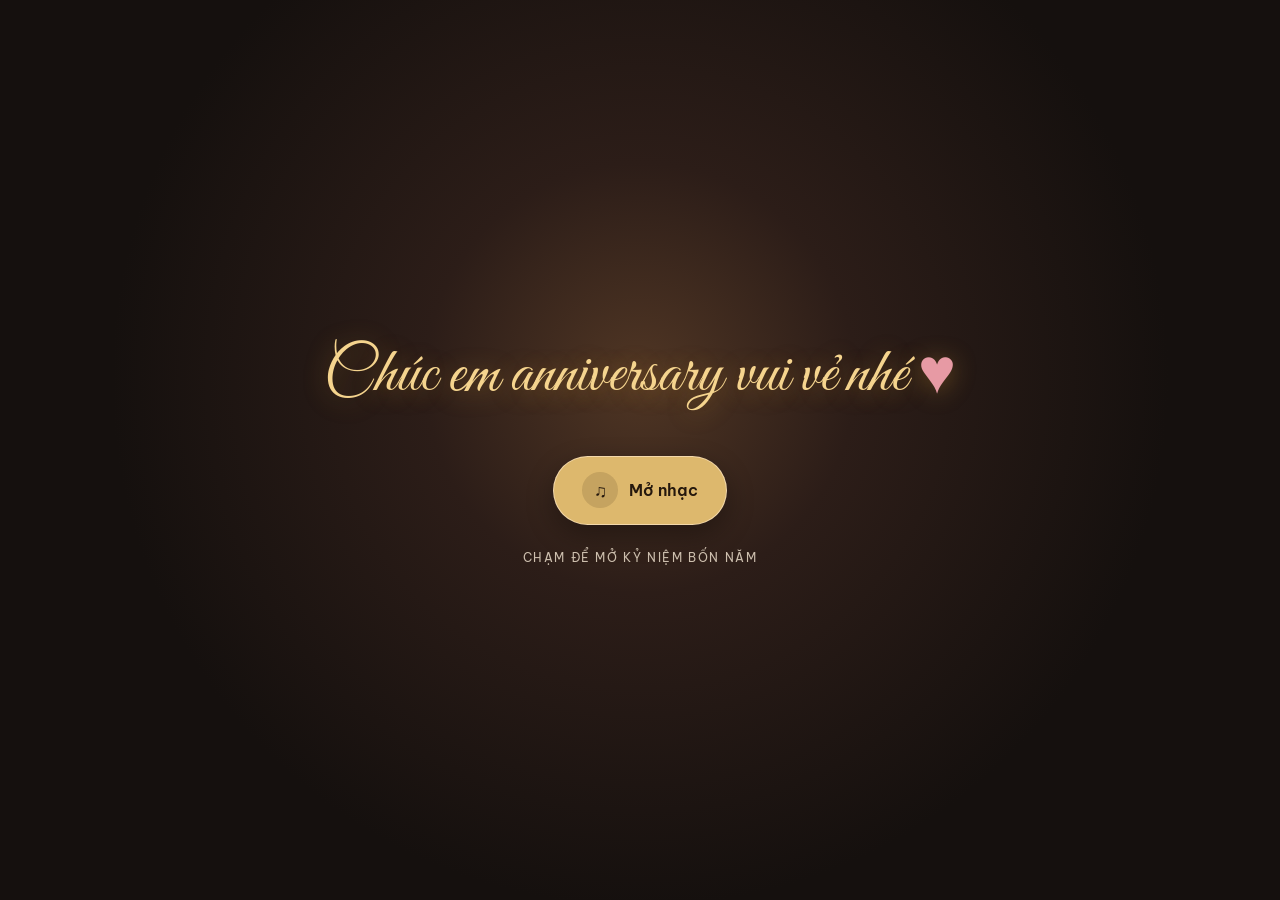
<file: KyNiem4Nam/index.html>
<!doctype html>
<html lang="vi">
<head>
  <meta charset="UTF-8" />
  <meta name="viewport" content="width=device-width, initial-scale=1.0" />
  <meta name="theme-color" content="#18120f" />
  <title>Bốn năm — Như những ngày đầu</title>
  <link rel="preconnect" href="https://fonts.googleapis.com" />
  <link rel="preconnect" href="https://fonts.gstatic.com" crossorigin />
  <link href="https://fonts.googleapis.com/css2?family=Be+Vietnam+Pro:wght@300;400;500;600&family=Great+Vibes&family=Playfair+Display:ital,wght@0,500;0,600;1,500&display=swap" rel="stylesheet" />
  <style>
    :root { --gold: #ddb86d; --cream: #fff9ed; --ink: #473b32; --night: #15100e; --muted: #cdbfae; }
    * { box-sizing: border-box; }
    html { background: var(--night); }
    body { margin: 0; color: #fff; overflow: hidden; font-family: "Be Vietnam Pro", sans-serif; }
    button { font: inherit; }
    .screen { min-height: 100svh; position: relative; overflow: hidden; }

    /* Màn hình đĩa than */
    #musicScreen { display: grid; place-items: center; background: radial-gradient(circle at 50% 43%, #503624 0, #2c1d18 26%, #15100e 64%); isolation: isolate; transition: opacity 1.15s ease, transform 1.15s cubic-bezier(.5,0,.2,1); }
    #musicScreen::before, #musicScreen::after { content: ""; position: absolute; border-radius: 50%; pointer-events: none; z-index: -1; }
    #musicScreen::before { width: min(85vw, 900px); aspect-ratio: 1; border: 1px solid rgba(221,184,109,.15); box-shadow: 0 0 0 90px rgba(221,184,109,.025), 0 0 0 180px rgba(221,184,109,.018); }
    #musicScreen::after { inset: 0; opacity: .25; background-image: radial-gradient(rgba(255,255,255,.25) .6px, transparent .7px); background-size: 8px 8px; mix-blend-mode: soft-light; }
    .music-layout { width: min(1080px, 90vw); display: grid; grid-template-columns: minmax(280px, .9fr) minmax(300px, 1.1fr); align-items: center; gap: clamp(2rem, 7vw, 7rem); }
    .record-area { position: relative; display: grid; place-items: center; padding: 1rem; }
    .record-glow { position: absolute; width: 78%; aspect-ratio: 1; border-radius: 50%; background: var(--gold); filter: blur(64px); opacity: .22; }
    .vinyl { width: min(350px, 68vw); aspect-ratio: 1; position: relative; display: grid; place-items: center; border-radius: 50%; background: repeating-radial-gradient(circle, #0b0b0c 0 3px, #202023 4px 5px, #101012 6px 8px); box-shadow: 14px 18px 42px #0009, inset -9px -6px 18px #000, inset 10px 8px 20px #ffffff0b; animation: spin 11s linear infinite; }
    .vinyl::before { content: ""; position: absolute; inset: 7%; border-radius: inherit; border: 1px solid #fff1; background: conic-gradient(from 40deg, transparent, #ffffff13, transparent 25%, #ffffff08, transparent 50%); }
    .vinyl.is-paused { animation-play-state: paused; }
    .label { width: 36%; aspect-ratio: 1; border-radius: 50%; display: grid; place-items: center; overflow: hidden; border: 3px solid #d6ae64; background: linear-gradient(135deg,#ad6e49,#563629); color: #fff9; text-align: center; font: 1rem/1.1 "Playfair Display", serif; }
    .label img { width: 100%; height: 100%; object-fit: cover; }
    .spindle { position: absolute; width: 11px; aspect-ratio: 1; border-radius: 50%; background: #d5c49f; box-shadow: 0 0 0 2px #806c4d; }
    .record-caption { margin-top: 1.65rem; font-size: .72rem; letter-spacing: .18em; text-align: center; text-transform: uppercase; color: var(--muted); }
    .words { border-left: 1px solid #ddb86d99; padding: .4rem 0 .4rem clamp(1.5rem, 4vw, 3.5rem); min-height: 300px; display: flex; flex-direction: column; justify-content: center; }
    .eyebrow { margin: 0 0 .6rem; color: var(--gold); font-size: .73rem; letter-spacing: .24em; text-transform: uppercase; }
    h1 { margin: 0 0 1.7rem; font: 500 clamp(2.5rem, 5vw, 4.5rem)/.95 "Great Vibes", cursive; color: #f5d48e; text-shadow: 0 3px 24px #c88e3066; }
    #lyricLine { margin: 0; min-height: 4em; color: #fff7e7; font: 500 clamp(1.1rem, 2vw, 1.45rem)/1.75 "Playfair Display", serif; transition: opacity .45s ease, transform .45s ease; }
    #lyricLine.changing { opacity: 0; transform: translateY(10px); }
    .track-progress { width: min(340px, 100%); height: 2px; margin-top: 2rem; overflow: hidden; background: #fff2; }
    .track-progress span { display: block; height: 100%; width: 0; background: var(--gold); transition: width .5s linear; }
    .controls { position: absolute; right: clamp(1.25rem, 4vw, 3rem); bottom: clamp(1.25rem, 4vw, 2.5rem); display: flex; align-items: center; gap: .8rem; }
    .music-toggle { border: 0; background: transparent; color: var(--muted); cursor: pointer; padding: .75rem; font-size: .78rem; letter-spacing: .08em; }
    .next { border: 1px solid var(--gold); border-radius: 999px; padding: .78rem 1.3rem; color: #25180d; background: var(--gold); cursor: pointer; box-shadow: 0 8px 24px #0004; transition: transform .2s, box-shadow .2s, background .2s; }
    .next:hover { transform: translateY(-2px); background: #f2d18c; box-shadow: 0 12px 28px #0006; }

    /* Màn mở đầu: lời chúc + trái tim + nút mở nhạc */
    #introScreen { position: fixed; inset: 0; z-index: 5; display: grid; place-items: center; padding: 1.5rem; text-align: center; cursor: pointer; background: radial-gradient(circle at 50% 42%, #503624 0, #2c1d18 26%, #15100e 64%); transition: opacity 1.05s ease, transform 1.05s ease, visibility 0s linear 1.05s; }
    #introScreen::after { content: ""; position: absolute; inset: 0; opacity: .25; pointer-events: none; background-image: radial-gradient(rgba(255,255,255,.25) .6px, transparent .7px); background-size: 8px 8px; mix-blend-mode: soft-light; }
    .intro-box { position: relative; animation: introIn 1.1s ease both .15s; }
    @keyframes introIn { from { opacity: 0; transform: translateY(22px); } to { opacity: 1; transform: none; } }
    .intro-msg { margin: 0 0 2.4rem; font: 500 clamp(2.3rem, 8vw, 4rem)/1.3 "Great Vibes", cursive; color: #f5d48e; text-shadow: 0 3px 24px #c88e3066; }
    .intro-heart { display: inline-block; color: #e79aa4; transform: translateY(.05em); animation: heartBeat 1.5s ease-in-out infinite; }
    @keyframes heartBeat { 0%, 100% { transform: translateY(.05em) scale(1); } 25% { transform: translateY(.05em) scale(1.25); } 40% { transform: translateY(.05em) scale(.96); } }
    .intro-btn { display: inline-flex; align-items: center; gap: .65rem; border: 1px solid #ffe9c9aa; border-radius: 999px; padding: .95rem 1.8rem; color: #25180d; background: var(--gold); cursor: pointer; font-weight: 600; font-size: 1.02rem; box-shadow: 0 10px 28px #0005; transition: transform .2s, background .2s, box-shadow .2s; }
    .intro-btn:hover { transform: translateY(-2px); background: #f2d18c; box-shadow: 0 14px 32px #0006; }
    .intro-btn:active { transform: scale(.96); }
    .intro-note { display: grid; place-items: center; width: 36px; height: 36px; border-radius: 50%; background: #25180d22; font-size: 1.1rem; animation: notePulse 1.6s ease-in-out infinite; }
    @keyframes notePulse { 0%, 100% { transform: scale(1); } 50% { transform: scale(1.18); } }
    .intro-hint { margin: 1.6rem 0 0; color: var(--muted); font-size: .72rem; letter-spacing: .14em; text-transform: uppercase; }
    .intro-done #introScreen { opacity: 0; transform: scale(.96); visibility: hidden; pointer-events: none; }
    .next:focus-visible, .music-toggle:focus-visible, .back:focus-visible { outline: 2px solid white; outline-offset: 3px; }

    /* Lá thư */
    #letterScreen { position: fixed; inset: 0; z-index: 3; display: grid; place-items: center; padding: clamp(1rem, 4vw, 3rem); overflow: auto; opacity: 0; visibility: hidden; background: linear-gradient(135deg, #c8a66e, #816044); transition: opacity 1.15s ease, visibility 0s linear 1.15s; }
    #letterScreen::before { content: ""; position: fixed; inset: 0; opacity: .28; pointer-events: none; background-image: radial-gradient(#503b2b .65px, transparent .75px); background-size: 5px 5px; }
    .letter { width: min(750px, 100%); position: relative; margin: auto; max-height: calc(100svh - 2 * clamp(1rem, 4vw, 3rem)); overflow-y: auto; padding: clamp(1.6rem, 5vw, 3.2rem); color: var(--ink); background: var(--cream); box-shadow: 0 28px 70px #2b1d14aa; transform: translateY(45px) rotateX(7deg); opacity: 0; transition: transform 1.1s cubic-bezier(.2,.8,.2,1) .25s, opacity .8s ease .25s; }
    .letter::before { content:""; position:absolute; inset: 12px; border: 1px solid #b99051aa; pointer-events:none; }
    .letter > * { position: relative; }
    .letter-date { margin: 0 0 1.2rem; color: #8e6b3a; font-size: .75rem; letter-spacing: .16em; text-transform: uppercase; }
    .letter h2 { margin: 0 0 .9rem; font: 500 clamp(2.2rem, 5vw, 3.6rem)/1 "Great Vibes", cursive; color: #88612e; }
    @media (max-height: 620px) { .letter h2 { font-size: clamp(1.8rem, 7vh, 2.6rem); margin-bottom: .6rem; } .letter-date { margin-bottom: 1rem; } .signature { margin-top: 1.1rem; font-size: 1.7rem; } }
    #letterText { min-height: 0; white-space: pre-wrap; font: 500 clamp(1rem, 2.2vw, 1.14rem)/1.78 "Playfair Display", serif; }
    /* Thư fit màn hình: chữ co theo chiều cao — màn thấp thì chữ nhỏ lại, hết cảnh kéo lên kéo xuống */
    @media (min-height: 0px) { #letterText { font-size: clamp(.9rem, min(2.2vw, 2vh), 1.05rem); } }
    @media (max-height: 620px) { #letterText { font-size: .88rem; line-height: 1.62; } }
    @media (max-height: 520px) { #letterText { font-size: .82rem; line-height: 1.55; } }
    .signature { margin: 1.4rem 0 0; color: #806039; text-align: right; font: 500 2rem/1 "Great Vibes", cursive; }
    .back { position: absolute; top: 1rem; right: 1rem; border: 0; color: #806039; background: transparent; cursor: pointer; font-size: .8rem; }
    /* Thanh cuộn trong tờ thư: mảnh, mờ, gợn màu giấy */
    .letter::-webkit-scrollbar { width: 5px; }
    .letter::-webkit-scrollbar-thumb { background: #b9905166; border-radius: 99px; }
    .letter::-webkit-scrollbar-track { background: transparent; }
    .opened #musicScreen { opacity: 0; transform: scale(.96); pointer-events: none; }
    .opened #letterScreen { opacity: 1; visibility: visible; transition-delay: 0s; }
    .opened .letter { opacity: 1; transform: translateY(0) rotateX(0); }
    @keyframes spin { to { transform: rotate(360deg); } }
    @media (max-width: 720px) { .music-layout { grid-template-columns: 1fr; gap: 1.1rem; padding: 1.5rem 0 5rem; } .record-caption { margin-top: .85rem; } .words { min-height: 0; padding: 1.3rem 0 0; border-left: 0; border-top: 1px solid #ddb86d99; text-align: center; } .track-progress { margin: 1.1rem auto 0; } .controls { left: 1rem; right: 1rem; justify-content: space-between; } }
    /* Điện thoại dọc: nén thư tối đa — bớt cuộn, chữ vẫn đọc được */
    @media (max-width: 720px) {
      .letter { padding: 2.6rem 1.15rem 1.7rem; }
      .letter-date { margin: 0 0 .8rem; font-size: .66rem; }
      .letter h2 { font-size: 2rem; margin-bottom: .6rem; }
      #letterText { font-size: .84rem; line-height: 1.72; }
      .signature { margin-top: .9rem; font-size: 1.55rem; }
      .back { top: .55rem; right: .7rem; }
    }
    /* Màn dọc nhưng LÙN (điện thoại nhỏ/cửa sổ thấp): thu đĩa + chữ để
     * hàng nút luôn nằm gọn trong màn hình — không bị cắt mất nút */
    @media (max-width: 720px) and (max-height: 700px) {
      .letter { max-height: calc(100svh - 2 * clamp(1rem, 4vw, 3rem) - 1.6rem); }
      .music-layout { gap: .6rem; padding: .8rem 0 4.6rem; }
      .vinyl { width: min(230px, 36vh); }
      .record-glow { width: 60%; }
      .record-caption { margin-top: .5rem; font-size: .62rem; }
      .words { padding-top: .9rem; }
      h1 { margin-bottom: .9rem; font-size: clamp(1.9rem, 6.5vh, 2.6rem); }
      #lyricLine { min-height: 3.2em; font-size: clamp(1rem, 2.7vh, 1.2rem); }
      .controls { bottom: .9rem; }
      .next { padding: .6rem 1.05rem; }
      .letter { padding: 1.6rem 1.4rem; }
      #letterText { min-height: 0; }
    }
    /* Điện thoại dọc nhưng LÙN (<=700px cao): siết thư thêm một nấc cho vừa */
    @media (max-width: 720px) and (max-height: 700px) {
      .letter { padding: 2.4rem 1.05rem 1.4rem; }
      .letter h2 { font-size: 1.8rem; margin-bottom: .45rem; }
      #letterText { font-size: .8rem; line-height: 1.62; }
      .signature { margin-top: .7rem; font-size: 1.4rem; }
      .letter-date { margin-bottom: .6rem; }
    }
    /* Điện thoại XOAY NGANG: gọn lá thư + màn đĩa cho vừa chiều cao */
    @media (orientation: landscape) and (max-height: 520px) {
      .music-layout { gap: clamp(1.5rem, 4vw, 3rem); }
      .vinyl { width: min(240px, 58vh); }
      .record-glow { width: 62%; }
      .record-caption { margin-top: .6rem; font-size: .62rem; }
      h1 { margin-bottom: .8rem; font-size: clamp(1.9rem, 10vh, 3rem); }
      #lyricLine { min-height: 3em; font-size: clamp(1rem, 4.6vh, 1.25rem); }
      .track-progress { margin-top: 1rem; }
      .letter { width: min(640px, 94%); padding: 1.4rem 1.8rem; }
      .letter h2 { margin-bottom: .5rem; font-size: clamp(1.8rem, 12vh, 2.6rem); }
      #letterText { min-height: 0; font-size: clamp(.95rem, 4.2vh, 1.1rem); line-height: 1.65; }
      .signature { margin-top: .9rem; font-size: 1.6rem; }
      .back { top: .6rem; right: .8rem; }
    }
    @media (prefers-reduced-motion: reduce) { *, *::before, *::after { animation-duration: .01ms !important; transition-duration: .01ms !important; } }
  </style>
</head>
<body>
  <main id="musicScreen" class="screen" aria-label="Bài hát kỷ niệm bốn năm">
    <div class="music-layout">
      <div class="record-area">
        <div class="record-glow"></div>
        <div class="vinyl is-paused" id="vinyl" aria-hidden="true">
          <div class="label"><img src="assets/anh-cua-chung-minh.jpg" alt="" onerror="this.remove()" /><span>4<br />năm</span></div>
          <div class="spindle"></div>
        </div>
        <div class="record-caption">Our little record · 2022 — 2026</div>
      </div>
      <section class="words" aria-live="polite">
        <p class="eyebrow">Một bài hát cho chúng mình</p>
        <h1>Như những ngày đầu</h1>
        <p id="lyricLine"></p>
        <div class="track-progress" aria-hidden="true"><span id="progress"></span></div>
      </section>
    </div>
    <div class="controls">
      <button class="music-toggle" id="musicToggle" type="button" aria-pressed="false">♬ Bật nhạc</button>
      <button class="next" id="openLetter" type="button">Mở thư tình ♥</button>
    </div>
    <audio id="bgMusic" loop preload="metadata"><source src="nhac.mp3" type="audio/mpeg" /></audio>
  </main>

  <section id="introScreen" aria-label="Màn mở đầu">
    <div class="intro-box">
      <p class="intro-msg">Chúc em anniversary vui vẻ nhé <span class="intro-heart">♥</span></p>
      <button class="intro-btn" id="introBtn" type="button"><span class="intro-note">♫</span> Mở nhạc</button>
      <p class="intro-hint">Chạm để mở kỷ niệm bốn năm</p>
    </div>
  </section>

  <section id="letterScreen" class="screen" aria-hidden="true" aria-label="Bức thư tình">
    <article class="letter">
      <button class="back" id="backButton" type="button">← Xem lại đĩa than</button>
      <p class="letter-date">Kỷ niệm bốn năm của chúng mình</p>
      <h2>Gửi người thương,</h2>
      <div id="letterText"></div>
      <p class="signature">Thương em rất nhiều ♥</p>
    </article>
  </section>

  <script>
    // Mỗi câu neo tại lúc từ đầu tiên được hát trong nhac.mp3.
    const syncedLyrics = [
      { at: 13.7, text: "Bốn năm trôi qua" },
      { at: 16.4, text: "Ta vẫn bên nhau" },
      { at: 21.0, text: "Không còn vội vàng như những ngày đầu" },
      { at: 30.2, text: "Anh nhìn em cười và rồi lại nói" },
      { at: 37.6, text: "Ta đã quen nhau như những ngày đầu" },
      { at: 43.6, text: "Vẫn là người ấy" },
      { at: 46.1, text: "Vẫn là bàn tay" },
      { at: 47.3, text: "Nắm thật chặt lấy" },
      { at: 49.2, text: "Dẫu đời đổi thay" },
      { at: 50.9, text: "Đi từng đoạn ngắn" },
      { at: 52.9, text: "Hóa thành đường dài" },
      { at: 54.5, text: "Bước chậm cùng nhau" },
      { at: 56.9, text: "Chẳng cần đến ai" },
      { at: 58.1, text: "Vẫn là ánh mắt" },
      { at: 60.3, text: "Vẫn là môi quen" },
      { at: 61.6, text: "Vẫn gọi tên nhau giữa bao ngàn xem" },
      { at: 65.0, text: "Bao lần ngã xuống" },
      { at: 67.2, text: "Ngẩng đầu nhìn nhau" },
      { at: 68.8, text: "Mình lại yêu thêm như những ngày đầu" },
      { at: 74.5, text: "Oh-oh..." },
      { at: 83.4, text: "Oh-oh..." },
      { at: 90.0, text: "Oh-oh..." },
      { at: 93.9, text: "Vẫn là người ấy" },
      { at: 95.9, text: "Vẫn là bàn tay" },
      { at: 97.7, text: "Nắm thật chặt lấy" },
      { at: 99.5, text: "Dẫu đời đổi thay" },
      { at: 101.3, text: "Đi từng đoạn ngắn" },
      { at: 103.2, text: "Hóa thành đường dài" },
      { at: 105.0, text: "Bước chậm cùng nhau" },
      { at: 106.9, text: "Chẳng cần đến ai" },
      { at: 108.0, text: "Vẫn là ánh mắt" },
      { at: 110.3, text: "Vẫn là môi quen" },
      { at: 111.8, text: "Vẫn gọi tên nhau giữa bao ngàn xem" },
      { at: 115.0, text: "Bao lần ngã xuống" },
      { at: 117.4, text: "Ngẩng đầu nhìn nhau" },
      { at: 118.9, text: "Mình lại yêu thêm như những ngày đầu" },
      { at: 124.7, text: "♪ ..." }
    ];
    const letter = `Thấm thoắt mà chúng mình đã đi cùng nhau bốn năm rồi.

Anh vẫn nhớ cảm giác của những ngày đầu: vừa hồi hộp, vừa vụng về, nhưng chỉ cần có em bên cạnh thì mọi điều đều trở nên dịu dàng. Rồi thời gian đi qua, mình có thêm những câu chuyện, những lần cười thật lâu và cả những ngày không dễ dàng. Cảm ơn em vì đã không buông tay anh trong tất cả những điều đó.

Em vẫn là người anh muốn kể nghe điều nhỏ nhất trong ngày, là bàn tay anh tìm đến khi mỏi mệt, là nơi bình yên mà anh luôn muốn trở về. Bốn năm không làm tình yêu này cũ đi; nó chỉ khiến anh hiểu hơn rằng được yêu em là một điều rất may mắn.

Mong những năm tháng phía trước, chúng mình vẫn chọn nhau — chậm rãi, chân thành, và thương nhau như những ngày đầu tiên.

Yêu em hôm nay, và cả những ngày sau nữa.`;

    const lyricLine = document.querySelector('#lyricLine');
    const progress = document.querySelector('#progress');
    const vinyl = document.querySelector('#vinyl');
    const audio = document.querySelector('#bgMusic');
    const musicToggle = document.querySelector('#musicToggle');
    let activeLyricIndex = -1, lyricFrame, typingTimer;

    function showLyric(index) {
      if (index === activeLyricIndex) return;
      activeLyricIndex = index;
      lyricLine.classList.add('changing');
      lyricLine.textContent = index >= 0 ? syncedLyrics[index].text : "♪ ...";
      requestAnimationFrame(() => {
        lyricLine.classList.remove('changing');
      });
    }
    function syncLyrics() {
      const time = audio.currentTime;
      let index = -1;
      for (let i = 0; i < syncedLyrics.length; i++) {
        if (syncedLyrics[i].at <= time) index = i;
        else break;
      }
      showLyric(index);
      if (Number.isFinite(audio.duration)) progress.style.width = `${Math.min(100, time / audio.duration * 100)}%`;
    }
    function syncWhilePlaying() {
      syncLyrics();
      if (!audio.paused && !audio.ended) lyricFrame = requestAnimationFrame(syncWhilePlaying);
    }
    function startLyricSync() {
      cancelAnimationFrame(lyricFrame);
      syncWhilePlaying();
    }
    audio.addEventListener('play', startLyricSync);
    audio.addEventListener('pause', () => cancelAnimationFrame(lyricFrame));
    audio.addEventListener('timeupdate', syncLyrics);
    audio.addEventListener('seeked', syncLyrics);
    audio.addEventListener('loadedmetadata', syncLyrics);
    syncLyrics();

    /* Rời tab / tắt màn hình: điện thoại tự pause nhạc (tiết kiệm pin) —
       đó KHÔNG phải người dùng bấm dừng. Quay lại tab thì tự phát tiếp
       như cũ, đĩa than và lời bài hát tiếp tục chạy. */
    document.addEventListener('visibilitychange', () => {
      if (document.visibilityState === 'visible') {
        if (audio.paused && !window.__userPausedMusic && document.body.classList.contains('intro-done')) playMusic();
        syncLyrics();
      }
    });
    window.addEventListener('pageshow', () => {
      if (audio.paused && !window.__userPausedMusic && document.body.classList.contains('intro-done')) playMusic();
      syncLyrics();
    });

    async function playMusic() {
      try {
        await audio.play();
        musicToggle.textContent = '❚❚ Tạm dừng nhạc';
        musicToggle.setAttribute('aria-pressed', 'true');
        vinyl.classList.remove('is-paused');
        return true;
      } catch {
        musicToggle.textContent = 'Không tìm thấy nhac.mp3';
        return false;
      }
    }
    async function toggleMusic() {
      if (audio.paused) { window.__userPausedMusic = false; await playMusic(); }
      else {
        audio.pause();
        window.__userPausedMusic = true; // người dùng chủ ý tắt — không tự bật lại hộ
        musicToggle.textContent = '♬ Bật nhạc';
        musicToggle.setAttribute('aria-pressed', 'false');
        vinyl.classList.add('is-paused');
      }
    }
    musicToggle.addEventListener('click', toggleMusic);

    // Trình duyệt chỉ cho phép phát âm thanh sau thao tác của người xem.
    // Màn mở đầu chính là thao tác đó: bấm lời chúc / nút Mở nhạc là nhạc vang ngay.
    const introScreen = document.querySelector('#introScreen');
    function openFromIntro() {
      keepScreenAwake();
      playMusic();
      document.body.classList.add('intro-done');
    }
    introScreen.addEventListener('click', openFromIntro, { once: true });

    /* Giữ màn hình luôn sáng khi đang nghe/xem (Wake Lock API).
       Rời tab bị mất khoá → quay lại tự xin lại. Máy không hỗ trợ thì bỏ qua. */
    let wakeLock = null;
    async function keepScreenAwake() {
      try {
        if ('wakeLock' in navigator && !wakeLock) {
          wakeLock = await navigator.wakeLock.request('screen');
          wakeLock.addEventListener('release', () => { wakeLock = null; });
        }
      } catch (e) { /* không hỗ trợ / bị chặn — im lặng */ }
    }
    document.addEventListener('visibilitychange', () => {
      if (document.visibilityState === 'visible' && document.body.classList.contains('intro-done')) keepScreenAwake();
    });

    /* Nhớ vị trí gõ: đóng thư giữa chừng rồi mở lại sẽ gõ tiếp từ chỗ dừng;
     * gõ xong rồi thì lần mở sau hiện nguyên lá thư luôn, không typing lại. */
    let typePos = 0;
    function typeLetter() {
      const target = document.querySelector('#letterText');
      clearTimeout(typingTimer);
      if (typePos >= letter.length) { target.textContent = letter; return; }
      (function type() { if (typePos < letter.length) { target.textContent = letter.slice(0, ++typePos); typingTimer = setTimeout(type, 18); } })();
    }
    function openLetter() {
      document.body.classList.add('opened');
      document.querySelector('#letterScreen').setAttribute('aria-hidden', 'false');
      setTimeout(typeLetter, 900);
    }
    function closeLetter() {
      document.body.classList.remove('opened');
      document.querySelector('#letterScreen').setAttribute('aria-hidden', 'true');
      clearTimeout(typingTimer);
    }
    document.querySelector('#openLetter').addEventListener('click', openLetter);
    document.querySelector('#backButton').addEventListener('click', closeLetter);
  </script>
</body>
</html>
</file>
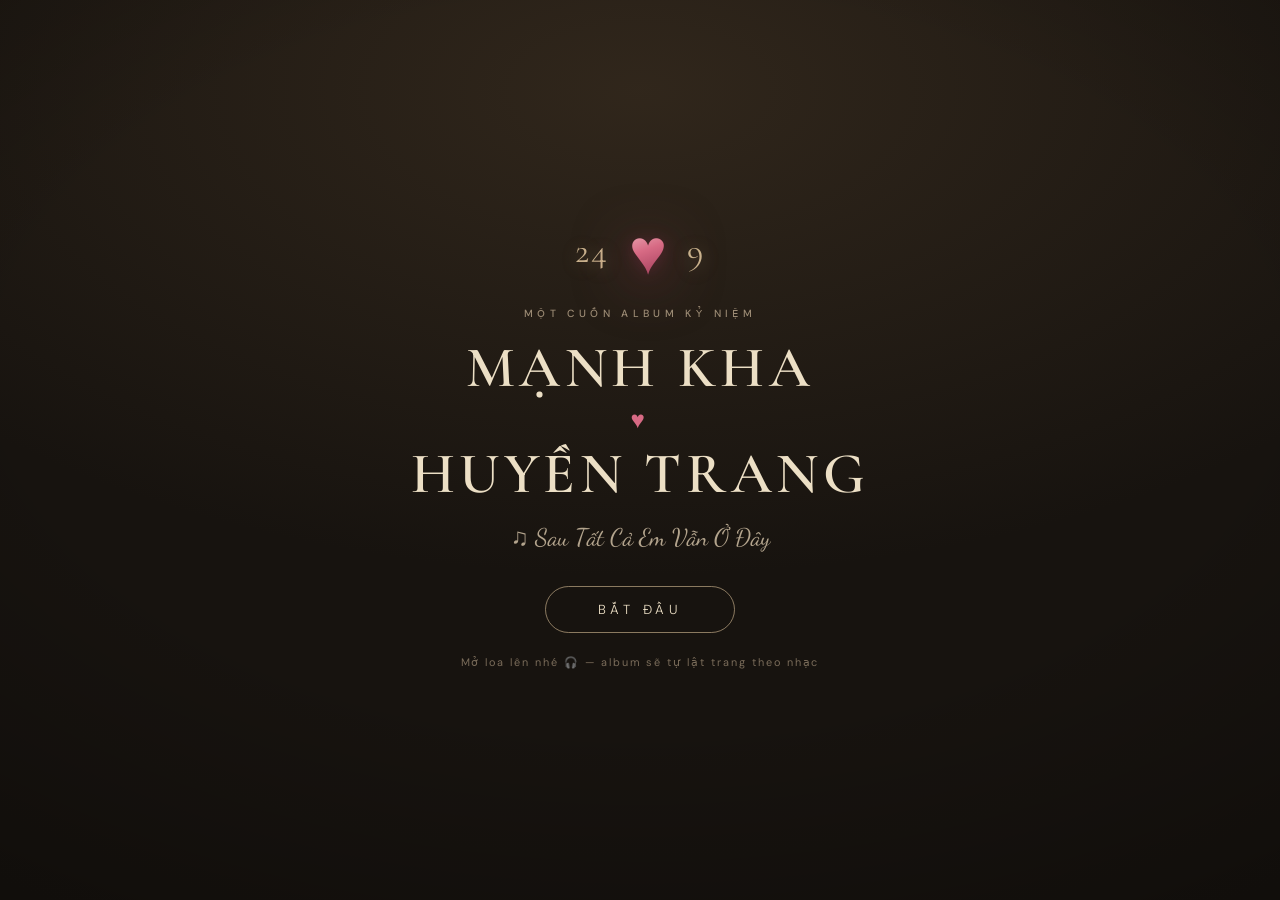
<file: love-album/index.html>
<!doctype html>
<html lang="vi">
  <head>
    <meta charset="UTF-8" />
    <meta name="viewport" content="width=device-width, initial-scale=1.0, viewport-fit=cover" />
    <meta name="theme-color" content="#24211f" />
    <title>Cuốn Album Bốn Năm</title>
    <link rel="preconnect" href="https://fonts.googleapis.com" />
    <link rel="preconnect" href="https://fonts.gstatic.com" crossorigin />
    <link href="https://fonts.googleapis.com/css2?family=Cormorant+Garamond:ital,wght@0,400;0,500;0,600;1,400;1,500&family=DM+Sans:wght@400;500;600&family=Dancing+Script:wght@400;500;600&display=swap" rel="stylesheet" />
    <link rel="stylesheet" href="style.css" />
  </head>
  <body>
    <main class="experience" id="experience">
      <div class="ambient-light" aria-hidden="true"></div>
      <div class="album-stage" id="albumStage" aria-label="Cuốn Album Bốn Năm">
        <div class="album-shadow" aria-hidden="true"></div>
        <div class="album" id="album">
          <div class="album-spine" aria-hidden="true"></div>
          <div class="book-pages" id="bookPages"></div>
        </div>
      </div>

      <section class="cover" id="cover" role="dialog" aria-modal="true" aria-label="Màn hình mở đầu">
        <div class="cover-vignette"></div>
        <div class="start-only">
          <div class="cover-heart-wrap" aria-hidden="true"><span class="cover-date">24</span><span class="cover-heart">♥</span><span class="cover-date">9</span></div>
          <p class="cover-kicker">MỘT CUỐN ALBUM KỶ NIỆM</p>
          <h1 class="cover-title cover-names">
            <span class="cover-name">MẠNH KHA</span>
            <span class="cover-heart-beat" aria-hidden="true">♥</span>
            <span class="cover-name">HUYỀN TRANG</span>
          </h1>
          <p class="cover-song">♫ Sau Tất Cả Em Vẫn Ở Đây</p>
          <button id="startButton" type="button">Bắt đầu</button>
          <p class="cover-tip">Mở loa lên nhé 🎧 — album sẽ tự lật trang theo nhạc</p>
        </div>
      </section>
      <div class="grain" aria-hidden="true"></div>
    </main>
    <audio id="music" preload="metadata" src="music/Sau-Tat-Ca-Em-Van-O-Day.mp3"></audio>
    <script src="script.js"></script>
  </body>
</html>
</file>
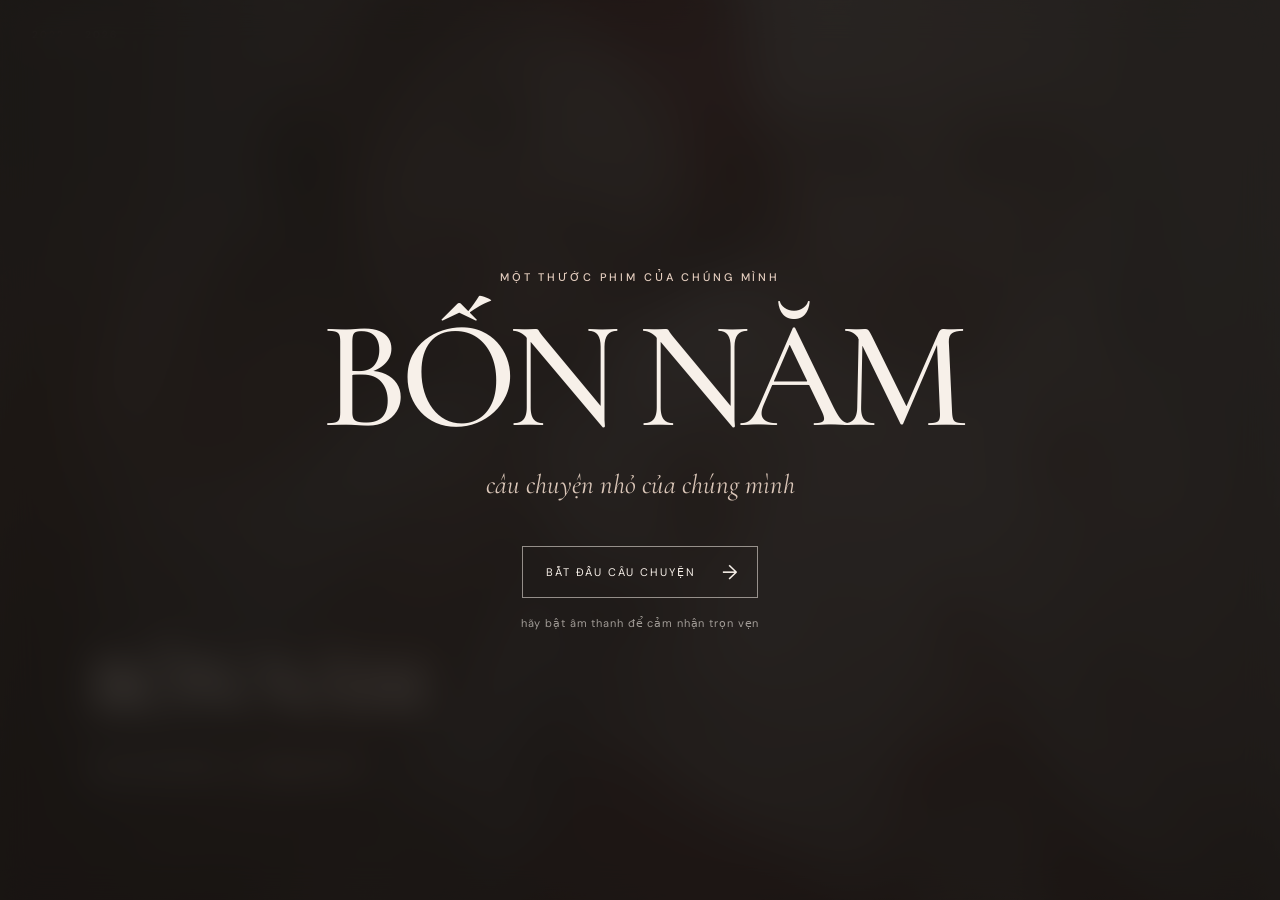
<file: love-story/index.html>
<!doctype html>
<html lang="vi">
  <head>
    <meta charset="UTF-8" />
    <meta name="viewport" content="width=device-width, initial-scale=1.0" />
    <meta name="theme-color" content="#211d1b" />
    <title>Bốn Năm — Câu Chuyện Nhỏ Của Chúng Mình</title>
    <link rel="preconnect" href="https://fonts.googleapis.com" />
    <link rel="preconnect" href="https://fonts.gstatic.com" crossorigin />
    <link href="https://fonts.googleapis.com/css2?family=Cormorant+Garamond:ital,wght@0,400;0,500;0,600;1,400;1,500&family=DM+Sans:wght@400;500;600&display=swap" rel="stylesheet" />
    <link rel="stylesheet" href="style.css" />
  </head>
  <body>
    <main class="film" id="film" aria-label="Bốn Năm — our little story">
      <div class="grain" aria-hidden="true"></div>
      <div class="light-leak" aria-hidden="true"></div>
      <div class="scene-stage" id="sceneStage" aria-live="polite"></div>

      <section class="intro" id="intro" aria-label="Bắt đầu câu chuyện">
        <p class="eyebrow">MỘT THƯỚC PHIM CỦA CHÚNG MÌNH</p>
        <h1>BỐN NĂM</h1>
        <p class="intro-subtitle">câu chuyện nhỏ của chúng mình</p>
        <button class="start-button" id="startButton" type="button">
          <span>BẮT ĐẦU CÂU CHUYỆN</span><i aria-hidden="true">→</i>
        </button>
        <p class="start-note">hãy bật âm thanh để cảm nhận trọn vẹn</p>
      </section>

      <div class="topline">
        <span>2022 — 2026</span>
      </div>

    </main>

    <audio id="soundtrack" preload="metadata" src="music/final.mp3"></audio>
    <script src="script.js"></script>
  </body>
</html>
</file>
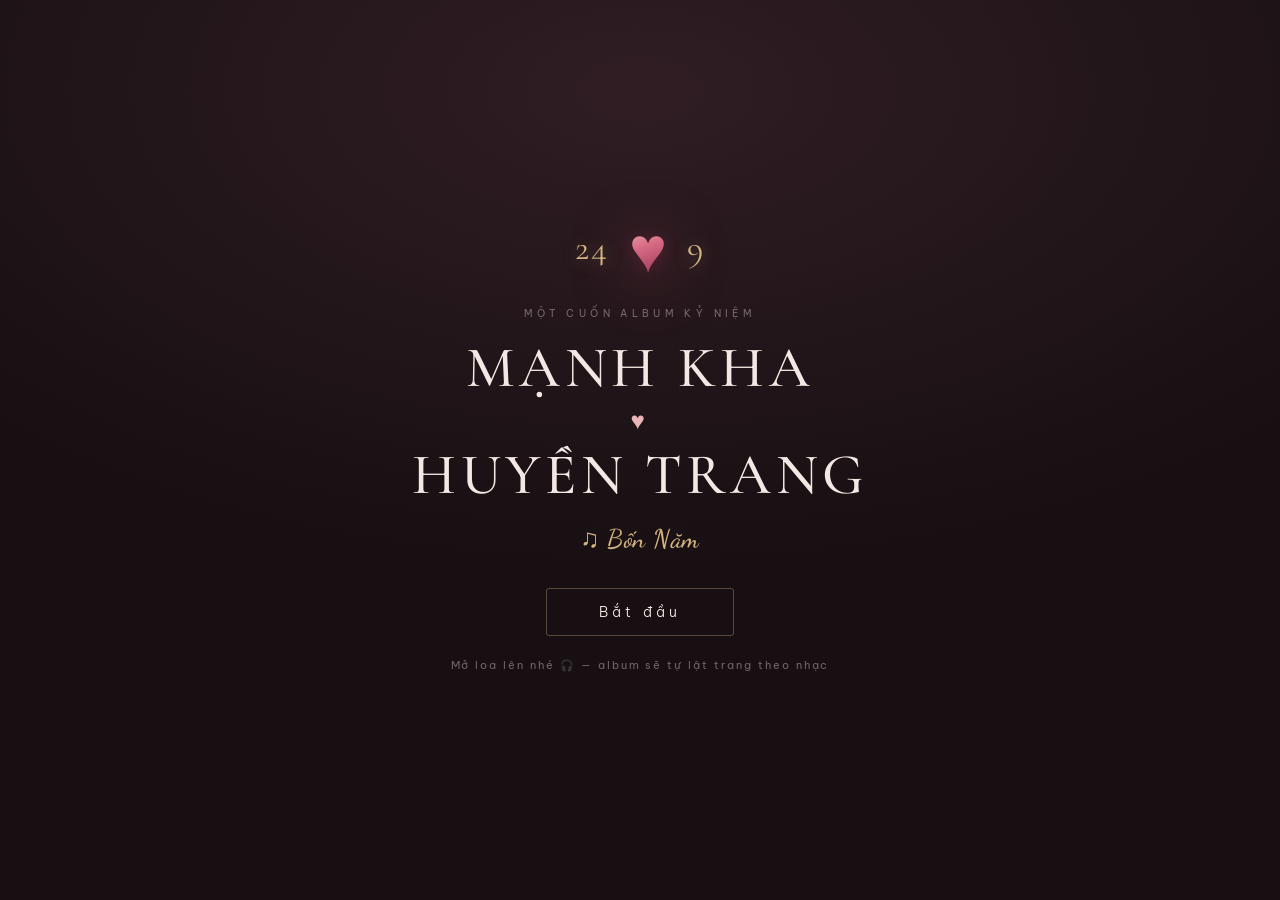
<file: memory-timeline/index.html>
<!DOCTYPE html>
<html lang="vi">
<head>
  <meta charset="UTF-8" />
  <meta name="viewport" content="width=device-width, initial-scale=1.0, viewport-fit=cover" />
  <meta name="theme-color" content="#1a1114" />
  <title>Mạnh Kha ♥ Huyền Trang — Bốn Năm</title>
  <meta name="description" content="Một cuốn album kỷ niệm tình yêu tương tác." />
  <link rel="preconnect" href="https://fonts.googleapis.com" />
  <link rel="preconnect" href="https://fonts.gstatic.com" crossorigin />
  <link href="https://fonts.googleapis.com/css2?family=Cormorant+Garamond:ital,wght@0,400;0,500;0,600;0,700;1,400;1,500&family=Be+Vietnam+Pro:wght@200;300;400;500;600&family=Dancing+Script:wght@500;700&display=swap" rel="stylesheet" />
  <link rel="stylesheet" href="style.css" />
  <!-- Ảnh đầu tiên được tải sớm để Page 01 hiện ngay -->
  <link rel="preload" as="image" href="images/2022.jpg" />
  <link rel="preload" as="audio" href="music/Bon Nam.mp3" />
</head>
<body>
  <!-- Nền global: vignette + film grain (luôn nằm dưới mọi page) -->
  <div class="global-bg" aria-hidden="true"></div>
  <div class="grain" aria-hidden="true"></div>

  <!-- BOKEH: chỉ hiện ở FINAL CHORUS / OUTRO (bật bằng class trên #stage) -->
  <div id="bokeh" class="bokeh" aria-hidden="true"><i></i><i></i><i></i></div>

  <!-- Sân khấu: các page được render vào đây -->
  <main id="stage" class="stage" aria-live="polite"></main>

  <!-- Thanh dưới: tiến trình nhạc (chỉ hiển thị, không tương tác) -->
  <footer class="bottom-bar">
    <div class="progress-track" aria-hidden="true">
      <div id="progressFill" class="progress-fill"></div>
    </div>
    <div class="bottom-row">
      <span id="timeNow" class="time">0:00</span>
      <span id="timeSong" class="time time--song">—</span>
    </div>
  </footer>

  <!-- Music player -->
  <button id="musicToggle" class="music-toggle" aria-label="Bật / tắt nhạc" title="Bật / tắt nhạc">
    <span class="disc"><span class="disc-note">♫</span></span>
    <span class="bars" aria-hidden="true"><i></i><i></i><i></i></span>
  </button>

  <!-- Màn hình mở đầu -->
  <div id="intro" class="intro" role="dialog" aria-modal="true" aria-label="Màn hình mở đầu">
    <div class="intro__inner">
      <div class="intro__heart-wrap" aria-hidden="true"><span class="intro__date">24</span><span class="intro__heart">♥</span><span class="intro__date">9</span></div>
      <p class="intro__eyebrow">Một cuốn album kỷ niệm</p>
      <h1 class="intro__title intro__names">
        <span class="intro__name">MẠNH KHA</span>
        <span class="intro__heart-beat" aria-hidden="true">♥</span>
        <span class="intro__name">HUYỀN TRANG</span>
      </h1>
      <p class="intro__song">♫ Bốn Năm</p>
      <button id="startBtn" class="intro__btn">Bắt đầu</button>
      <p class="intro__tip">Mở loa lên nhé 🎧 — album sẽ tự lật trang theo nhạc</p>
    </div>
  </div>

  <script src="script.js"></script>
</body>
</html>
</file>
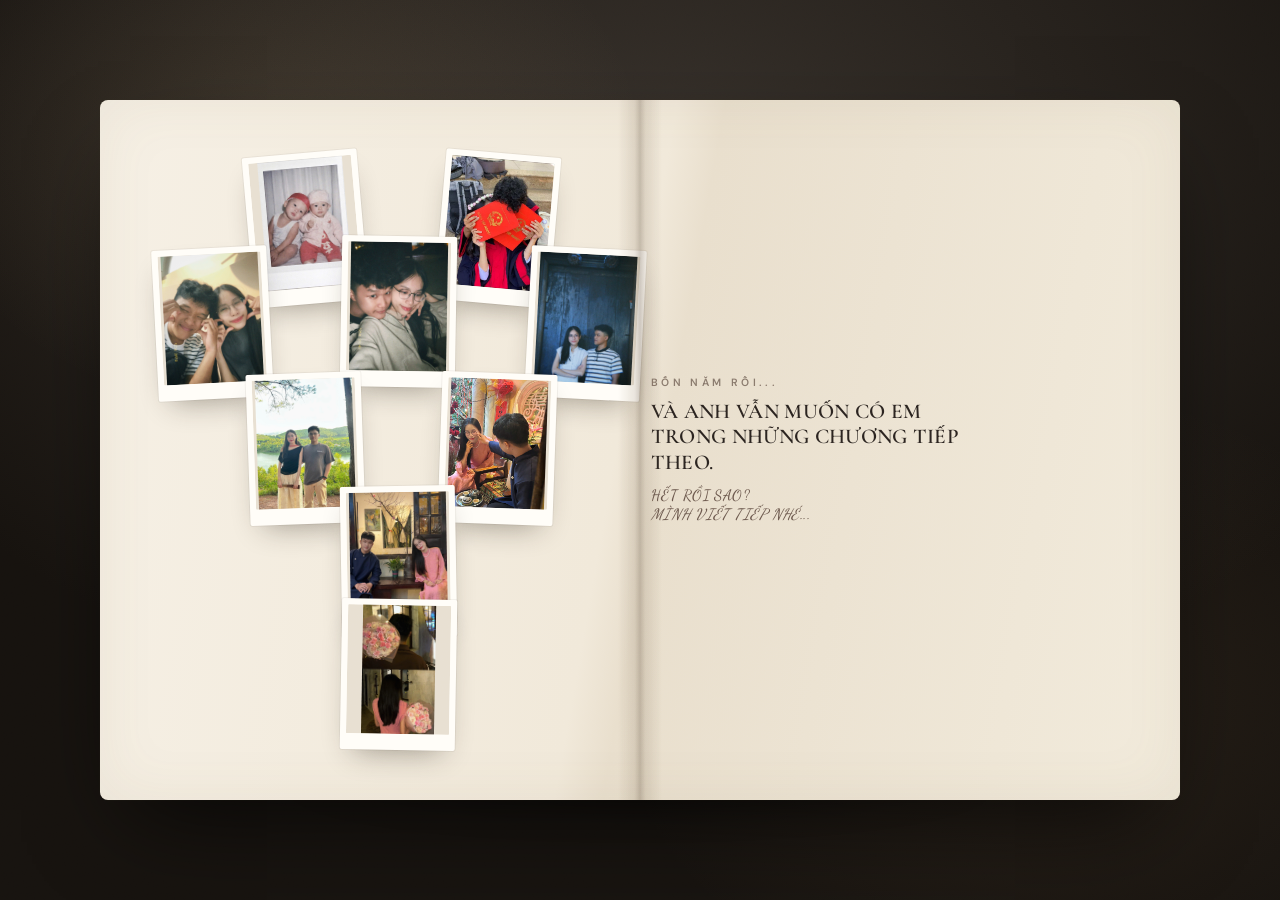
<file: love-album/ending-preview.html>
<!doctype html>
<html lang="vi">
  <head>
    <meta charset="UTF-8" />
    <meta name="viewport" content="width=device-width, initial-scale=1.0, viewport-fit=cover" />
    <title>Preview — Lời Kết Album</title>
    <link rel="preconnect" href="https://fonts.googleapis.com" />
    <link rel="preconnect" href="https://fonts.gstatic.com" crossorigin />
    <link href="https://fonts.googleapis.com/css2?family=Cormorant+Garamond:ital,wght@0,400;0,500;0,600;1,400;1,500&family=DM+Sans:wght@400;500;600&family=Dancing+Script:wght@400;500;600&display=swap" rel="stylesheet" />
    <link rel="stylesheet" href="style.css" />
  </head>
  <body>
    <main class="experience is-playing">
      <div class="ambient-light" aria-hidden="true"></div>
      <div class="album-stage">
        <div class="album-shadow" aria-hidden="true"></div>
        <div class="album">
          <div class="album-spine" aria-hidden="true"></div>
          <section class="album-page album-page--heart-collage transition-memory-stack is-active">
            <div class="heart-layout">
              <div class="heart-collage-wrap">
                <div class="heart-collage" aria-label="Chín kỷ niệm tạo thành một trái tim">
                  <figure class="heart-photo heart-photo--1"><img src="images/child.jpg" alt="Kỷ niệm đầu tiên" /></figure>
                  <figure class="heart-photo heart-photo--2"><img src="images/2022.jpg" alt="Kỷ niệm năm 2022" /></figure>
                  <figure class="heart-photo heart-photo--3"><img src="images/2023.jpg" alt="Kỷ niệm năm 2023" /></figure>
                  <figure class="heart-photo heart-photo--4"><img src="images/2024.jpg" alt="Kỷ niệm năm 2024" /></figure>
                  <figure class="heart-photo heart-photo--5"><img src="images/2025.jpg" alt="Kỷ niệm năm 2025" /></figure>
                  <figure class="heart-photo heart-photo--6"><img src="images/2025.1.jpg" alt="Kỷ niệm năm 2025" /></figure>
                  <figure class="heart-photo heart-photo--7"><img src="images/2026.jpg" alt="Kỷ niệm năm 2026" /></figure>
                  <figure class="heart-photo heart-photo--8"><img src="images/2026.1.jpg" alt="Kỷ niệm năm 2026" /></figure>
                  <figure class="heart-photo heart-photo--9"><img src="images/2026.2.jpg" alt="Kỷ niệm năm 2026" /></figure>
                </div>
              </div>
              <div class="page-copy ending-copy">
                <p class="page-kicker ending-line ending-line--1">BỐN NĂM RỒI...</p>
                <h2 class="page-title ending-line ending-line--2">VÀ ANH VẪN MUỐN CÓ EM<br>TRONG NHỮNG CHƯƠNG TIẾP THEO.</h2>
                <p class="page-text ending-line ending-line--3">HẾT RỒI SAO?<br><em>MÌNH VIẾT TIẾP NHÉ...</em></p>
              </div>
            </div>
          </section>
        </div>
      </div>
      <div class="grain" aria-hidden="true"></div>
    </main>
  </body>
</html>
</file>
<file: love-album/style.css>
/* ============================================================
   CUỐN ALBUM BỐN NĂM — concept sách mở đôi
   Trang giấy kem · polaroid trắng · băng dính · lật trang 3D
   · trang kết trái tim 9 kỷ niệm
   (dựng lại từ bản gốc; nhạc & ảnh đã đồng bộ our-story)
   ============================================================ */

*,
*::before,
*::after { box-sizing: border-box; }

:root { --ease-soft: cubic-bezier(0.22, 1, 0.36, 1); }

html, body { margin: 0; padding: 0; height: 100%; }

body {
  font-family: "DM Sans", -apple-system, "Segoe UI", Roboto, sans-serif;
  color: #2b2420;
  background: #16130f;
  overflow: hidden;
  -webkit-font-smoothing: antialiased;
}

/* ---------- Khung cảnh ---------- */
.experience {
  position: fixed; inset: 0;
  display: grid; place-items: center;
  background: radial-gradient(1200px 800px at 50% 18%, #37312b, #17130f 72%);
  overflow: hidden;
}
.ambient-light {
  position: absolute; inset: -20%;
  background:
    radial-gradient(560px 420px at 30% 26%, rgba(214, 186, 138, 0.13), transparent 65%),
    radial-gradient(640px 480px at 72% 70%, rgba(176, 138, 96, 0.1), transparent 66%);
  animation: lightDrift 16s ease-in-out infinite alternate;
}
@keyframes lightDrift {
  from { transform: translate3d(-1.5%, -1%, 0) scale(1); }
  to   { transform: translate3d(1.5%, 1.5%, 0) scale(1.05); }
}

.album-stage {
  position: relative; z-index: 1;
  width: min(96vw, 1160px);
  display: grid; place-items: center;
  opacity: 0;
  transform: translateY(18px) scale(0.96);
  transition: opacity 1200ms ease 280ms, transform 1400ms cubic-bezier(0.22, 1, 0.36, 1) 220ms;
}
.experience.is-playing .album-stage { opacity: 1; transform: translateY(0) scale(1); }
.album-shadow {
  position: absolute; left: 50%; bottom: -5%;
  width: 82%; height: 60px; transform: translateX(-50%);
  background: radial-gradient(50% 100% at 50% 0%, rgba(0, 0, 0, 0.55), transparent 75%);
  filter: blur(14px);
}

/* ---------- Cuốn sách ---------- */
.album {
  position: relative;
  width: min(94vw, 1080px);
  height: min(86vh, 700px);
  background: linear-gradient(100deg, #f6f0e5 0%, #f1e9da 48%, #e9dfcd 52%, #f2ebdc 100%);
  border-radius: 8px;
  box-shadow:
    0 40px 90px -30px rgba(0, 0, 0, 0.75),
    0 0 0 1px rgba(60, 48, 36, 0.12),
    inset 0 0 60px rgba(120, 96, 66, 0.08);
}
.album-spine {
  position: absolute; top: 0; bottom: 0; left: 50%;
  width: 44px; transform: translateX(-50%);
  background: linear-gradient(90deg,
    transparent 0%,
    rgba(105, 84, 58, 0.14) 38%,
    rgba(80, 62, 42, 0.28) 50%,
    rgba(105, 84, 58, 0.14) 62%,
    transparent 100%);
  pointer-events: none;
  z-index: 5;
}
.book-pages { position: absolute; inset: 0; border-radius: 8px; overflow: hidden; }

/* ---------- Trang sách ---------- */
.album-page {
  position: absolute; inset: 0;
  opacity: 0; visibility: hidden;
  transition:
    opacity 900ms ease,
    transform 900ms cubic-bezier(0.33, 1, 0.4, 1),
    visibility 0s 900ms;
  will-change: transform, opacity;
}
.album-page.is-active {
  opacity: 1; visibility: visible;
  transition:
    opacity 900ms ease,
    transform 900ms cubic-bezier(0.33, 1, 0.4, 1),
    visibility 0s;
}

/* Hai nửa trang */
.page-half {
  position: absolute; top: 0; bottom: 0; width: 50%;
  display: flex; flex-direction: column;
  justify-content: center; align-items: center;
  padding: 6% 4.5% 8%;
}
.page-half--left  { left: 0;  padding-left: 6%; }
.page-half--right { right: 0; padding-right: 6%; }

/* ---------- Chữ trên trang ---------- */
.page-copy { max-width: 40ch; }
.page-kicker {
  margin: 0; font-size: 0.66rem; font-weight: 600;
  letter-spacing: 0.32em; text-transform: uppercase;
  color: #8a7a6d;
}
.page-year {
  margin: 0.55em 0 0; font-family: "Cormorant Garamond", Georgia, serif;
  font-size: clamp(1.3rem, 2vw, 1.7rem); font-weight: 500;
  color: #b3975f; letter-spacing: 0.14em;
}
.page-title {
  margin: 0.5em 0 0; font-family: "Cormorant Garamond", Georgia, serif;
  font-weight: 600; color: #2b2420;
  font-size: clamp(1.55rem, 2.6vw, 2.3rem); line-height: 1.16;
}
.page-text {
  margin: 0.72em 0 0; color: #705f53;
  font-family: "Dancing Script", "Segoe Print", cursive;
  font-size: clamp(1.18rem, 1.85vw, 1.55rem); line-height: 1.36; font-weight: 500;
}
.page-rule {
  display: block; width: 46px; height: 2px;
  background: #c9ab77; margin-top: 1.3em;
}
.page-copy--center { text-align: center; margin: 0 auto; }
.page-copy--center .page-rule { margin-left: auto; margin-right: auto; }
.page-copy--bottom { margin-top: clamp(24px, 6vh, 64px); }

.page-note {
  margin: 1.2em 0 0; font-family: "Dancing Script", "Segoe Print", cursive;
  font-style: normal; color: #8a7062;
  font-size: clamp(1.2rem, 1.9vw, 1.55rem); line-height: 1.12;
}
.page-note--right { align-self: flex-end; text-align: right; }

/* Trang chữ — cả trang là một nửa giữa */
.album-page--quiet .page-half {
  width: 100%; left: 0; right: 0;
  text-align: center; align-items: center;
  padding: 8% 10%;
}
.album-page--quiet .page-title { font-size: clamp(1.8rem, 3.1vw, 2.7rem); }
.album-page--quiet .page-text strong { color: #2b2420; letter-spacing: 0.02em; }

/* ---------- Ảnh polaroid ---------- */
.photo-card {
  position: relative; margin: 0;
  background: #fffdf8; padding: 10px 10px 30px;
  border-radius: 2px;
  box-shadow:
    0 20px 44px -20px rgba(40, 30, 18, 0.5),
    0 0 0 1px rgba(40, 30, 18, 0.06);
  transform: rotate(var(--tilt, 0deg));
}
.photo-card img {
  display: block; width: 100%;
  aspect-ratio: 3 / 4; object-fit: contain;
  max-height: min(54vh, 420px);
  border-radius: 1px;
  background: #e8e0d2;
}
/* Kích cỡ theo layout */
.album-page--photo .photo-card,
.album-page--spread .photo-card { width: clamp(170px, 27vw, 320px); }
.photo-card--wide { width: clamp(200px, 33vw, 400px) !important; }
.photo-card--wide img { aspect-ratio: 4 / 3; }
.photo-card--offset { transform: rotate(var(--tilt, 0deg)) translateY(4%); }

/* Nghiêng */
.photo-card--tilt-left  { --tilt: -2.6deg; }
.photo-card--tilt-right { --tilt: 2.6deg; }

/* Băng dính dán trên */
.photo-card--tape::before {
  content: ""; position: absolute; top: -13px; left: 50%;
  width: 92px; height: 27px;
  transform: translateX(-50%) rotate(-4deg);
  background: rgba(216, 199, 168, 0.55);
  box-shadow: 0 2px 6px rgba(0, 0, 0, 0.1);
  z-index: 2;
}
/* Góc ảnh bị cắt cụt (kẹp lại) */
.photo-card--clipped {
  clip-path: polygon(0 0, 100% 0, 100% 100%, 12px 100%, 0 calc(100% - 12px));
}

/* Ảnh hiện ra khi trang active */
.album-page.is-active .photo-card { animation: cardIn 720ms cubic-bezier(0.22, 1, 0.36, 1) 180ms both; }
@keyframes cardIn {
  from { opacity: 0; transform: rotate(var(--tilt, 0deg)) translateY(22px) scale(0.96); }
  to   { opacity: 1; transform: rotate(var(--tilt, 0deg)) translateY(0) scale(1); }
}
.album-page.is-active .page-copy { animation: copyIn 820ms ease 320ms both; }
@keyframes copyIn {
  from { opacity: 0; transform: translateY(14px); }
  to   { opacity: 1; transform: translateY(0); }
}

/* ---------- Trang kết: trái tim 9 kỷ niệm ----------
   Desktop: trái tim trang trái · chữ trang phải (grid 2 cột)
   Mobile: xếp dọc — tim trên, chữ dưới */
.heart-layout {
  position: absolute; inset: 0;
  display: grid;
  grid-template-columns: 50% 50%;
  align-items: center;
}
.heart-collage-wrap {
  grid-column: 1;
  display: grid; place-items: center;
  height: 90%;
  min-height: 0;
  padding: 2% 0 2% 3%;
}
.heart-collage {
  position: relative;
  height: 100%;
  max-height: min(66vh, 78vw);
  aspect-ratio: 1 / 1.04;
  max-width: 96%;
}
.heart-photo {
  position: absolute; margin: 0;
  background: #fffdf8; padding: 6px 6px 16px;
  border-radius: 2px;
  box-shadow: 0 14px 30px -14px rgba(40, 30, 18, 0.45), 0 0 0 1px rgba(40, 30, 18, 0.05);
  rotate: var(--rot, 0deg);
}
.heart-photo img {
  display: block; width: 100%;
  aspect-ratio: 0.8; object-fit: contain;
  border-radius: 1px; background: #e8e0d2;
}
/* Ghép hình trái tim */
.heart-photo--1 { top: 0;   left: 22%; width: 21%; --rot: -5deg; }
.heart-photo--2 { top: 0;   left: 57%; width: 21%; --rot: 5deg; }
.heart-photo--3 { top: 16%; left: 5%;  width: 21%; --rot: -3deg; }
.heart-photo--4 { top: 14%; left: 39%; width: 21%; --rot: 1deg; }
.heart-photo--5 { top: 16%; left: 73%; width: 21%; --rot: 3deg; }
.heart-photo--6 { top: 37%; left: 22%; width: 21%; --rot: -2deg; }
.heart-photo--7 { top: 37%; left: 57%; width: 21%; --rot: 2deg; }
.heart-photo--8 { top: 56%; left: 39%; width: 21%; --rot: -1deg; }
.heart-photo--9 { top: 75%; left: 39%; width: 21%; --rot: 1deg; }
/* Rơi vào từng tấm */
.album-page.is-active .heart-photo { animation: heartDrop 980ms cubic-bezier(0.22, 1, 0.36, 1) both; }
.album-page.is-active .heart-photo:nth-child(1) { animation-delay: 250ms; }
.album-page.is-active .heart-photo:nth-child(2) { animation-delay: 650ms; }
.album-page.is-active .heart-photo:nth-child(3) { animation-delay: 1050ms; }
.album-page.is-active .heart-photo:nth-child(4) { animation-delay: 1450ms; }
.album-page.is-active .heart-photo:nth-child(5) { animation-delay: 1850ms; }
.album-page.is-active .heart-photo:nth-child(6) { animation-delay: 2250ms; }
.album-page.is-active .heart-photo:nth-child(7) { animation-delay: 2650ms; }
.album-page.is-active .heart-photo:nth-child(8) { animation-delay: 3050ms; }
.album-page.is-active .heart-photo:nth-child(9) { animation-delay: 3450ms; }
@keyframes heartDrop {
  from { opacity: 0; transform: translateY(18px) scale(0.88); }
  to   { opacity: 1; transform: translateY(0) scale(1); }
}

.ending-copy {
  grid-column: 2;
  z-index: 3;
  display: grid; justify-items: start; align-content: center;
  width: auto; margin: 0;
  padding: 0 7% 0 2%; text-align: left;
}
.ending-copy .page-title {
  text-transform: uppercase; letter-spacing: 0.015em;
  max-width: 31ch;
  font-size: clamp(1.06rem, 1.65vw, 1.48rem); line-height: 1.2;
}
.ending-copy .page-text {
  font-family: "Dancing Script", "Segoe Print", cursive; font-style: normal;
  text-transform: none; letter-spacing: 0.03em;
  color: #6b574c; font-size: clamp(.94rem, 1.15vw, 1.08rem); line-height: 1.28;
  max-width: 29ch;
}
.ending-line { opacity: 0; }
.album-page.is-active .ending-line { animation: endingLine 950ms ease both; }
.album-page.is-active .ending-line--1 { animation-delay: 4.6s; }
.album-page.is-active .ending-line--2 { animation-delay: 6.5s; }
.album-page.is-active .ending-line--3 { animation-delay: 9.4s; }
@keyframes endingLine {
  /* Bỏ filter blur: trên điện thoại chữ hay bị kẹt mờ / chụp màn hình dính vệt nhòe */
  from { opacity: 0; transform: translateY(12px); }
  to { opacity: 1; transform: translateY(0); }
}

/* ---------- Chuyển trang (8 kiểu) ---------- */
.transition-page-flip.is-future,
.transition-soft-page-flip.is-future {
  transform-origin: left center;
  transform: perspective(2200px) rotateY(-16deg) translateX(5%);
}
.transition-page-flip.is-past,
.transition-soft-page-flip.is-past {
  transform-origin: right center;
  transform: perspective(2200px) rotateY(10deg) translateX(-3%);
  opacity: 0;
}
.transition-soft-page-flip.is-future { transform: perspective(2200px) rotateY(-9deg) translateX(3%); }
.transition-soft-page-flip.is-past  { transform: perspective(2200px) rotateY(6deg) translateX(-2%); opacity: 0; }

.transition-polaroid-place.is-future { transform: translateY(-7%) rotate(-1.6deg); }
.transition-polaroid-place.is-past   { transform: translateY(5%) rotate(1.2deg); opacity: 0; }

.transition-double-spread.is-future { transform: translateX(26%); }
.transition-double-spread.is-past   { transform: translateX(-26%); opacity: 0; }

.transition-page-reveal.is-future { transform: scale(1.035); transform-origin: 50% 20%; }
.transition-page-reveal.is-past   { transform: scale(0.965); opacity: 0; }

.transition-fade-through.is-future { transform: scale(0.985); }
.transition-fade-through.is-past   { transform: scale(1.01); opacity: 0; }
.transition-fade-through { transition-duration: 1100ms, 1100ms, 0s; }

.transition-slow-crossfade { transition-duration: 1600ms, 1600ms, 0s; }
.transition-slow-crossfade.is-past { transform: none; opacity: 0; }
.transition-slow-crossfade.is-future { transform: none; }

.transition-memory-stack.is-future { transform: scale(1.05) rotate(1.2deg) translateY(-3%); }
.transition-memory-stack.is-past   { transform: scale(0.94) rotate(-1deg); opacity: 0; }

/* ---------- Bìa ---------- */
.cover {
  position: fixed; inset: 0; z-index: 50;
  display: grid; place-items: center; text-align: center;
  background:
    radial-gradient(ellipse 120% 90% at 50% 10%, rgba(74, 58, 40, 0.5), transparent 60%),
    #17130f;
  transition: opacity 1000ms ease, visibility 1000ms ease;
}
.cover.is-opening { opacity: 0; visibility: hidden; pointer-events: none; }
.cover-vignette {
  position: absolute; inset: 0;
  background: radial-gradient(120% 100% at 50% 40%, transparent 40%, rgba(0, 0, 0, 0.5) 100%);
}
.start-only { position: relative; z-index: 1; padding: 24px; max-width: 480px; }
.cover-kicker {
  margin: 0 0 18px; font-size: 0.65rem; font-weight: 500;
  letter-spacing: 0.42em; text-transform: uppercase; color: #9c8b74;
  animation: coverRise 900ms var(--ease-soft) both;
}
.cover-title {
  margin: 0; font-family: "Cormorant Garamond", Georgia, serif; font-weight: 600;
  color: #ecdfc5; font-size: clamp(2.6rem, 12vw, 4.4rem);
  letter-spacing: 0.12em; line-height: 1.05;
  animation: coverRise 1000ms var(--ease-soft) 200ms both;
}
.cover-song {
  margin: 18px 0 34px; color: #b3a48d;
  font-family: "Dancing Script", cursive; font-size: clamp(1.2rem, 5vw, 1.5rem);
  animation: coverRise 1000ms var(--ease-soft) 400ms both;
}
/* — Bìa kiểu our-story: 24 ♥ 9 + tên hai người — */
.cover-heart-wrap { display: flex; align-items: center; justify-content: center; gap: 20px; margin-bottom: 22px; animation: coverRise 900ms var(--ease-soft) both; }
.cover-date {
  font-family: "Cormorant Garamond", Georgia, serif; font-weight: 400;
  font-size: clamp(1.5rem, 6.5vw, 2.2rem); letter-spacing: 0.06em;
  color: #c9b18c; text-shadow: 0 2px 18px rgba(201, 177, 140, 0.35);
  transform: translateY(-2px);
}
.cover-heart {
  display: inline-block; font-size: 64px; line-height: 1;
  background: linear-gradient(160deg, #f4c6c9 0%, #d76a84 45%, #8e2f4d 100%);
  -webkit-background-clip: text; background-clip: text; color: transparent;
  filter: drop-shadow(0 10px 30px rgba(201, 79, 109, 0.5)) drop-shadow(0 2px 8px rgba(142, 47, 77, 0.35));
  animation: heartBeat 1.6s ease-in-out infinite;
}
@keyframes heartBeat {
  0%, 100% { transform: scale(1); }
  12% { transform: scale(1.16); }
  24% { transform: scale(1.04); }
  36% { transform: scale(1.11); }
  48% { transform: scale(1.00); }
  60% { transform: scale(1); }
}
.cover-names { display: flex; flex-direction: column; align-items: center; gap: 0.18em; font-size: clamp(2rem, 11vw, 3.6rem); letter-spacing: 0.08em; }
.cover-name { display: block; white-space: nowrap; }
.cover-heart-beat { display: inline-block; color: #d76a84; font-size: 0.42em; margin: 0 0.35em; vertical-align: middle; animation: pulseMini 1.6s ease-in-out infinite; }
@keyframes pulseMini { 0%, 100% { transform: scale(1); opacity: 0.85; } 50% { transform: scale(1.25); opacity: 1; } }
@media (max-width: 699px) { .cover-heart { font-size: 52px; } }
#startButton {
  font-family: "DM Sans", sans-serif; font-size: 0.82rem; font-weight: 300;
  letter-spacing: 0.34em; text-transform: uppercase;
  color: #ecdfc5; background: transparent;
  border: 1px solid rgba(201, 177, 140, 0.65);
  border-radius: 999px; padding: 14px 52px; cursor: pointer;
  animation: coverRise 1000ms var(--ease-soft) 600ms both;
  transition: background 400ms ease, border-color 400ms ease, transform 300ms ease, box-shadow 400ms ease;
}
.cover.is-opening .start-only { animation: startLeave 650ms cubic-bezier(0.55, 0, 1, 0.45) both; }
@keyframes startLeave { to { opacity: 0; transform: scale(.92); filter: blur(4px); } }
@keyframes coverRise { from { opacity: 0; transform: translateY(16px); } to { opacity: 1; transform: translateY(0); } }
#startButton:hover, #startButton:focus-visible {
  background: rgba(201, 177, 140, 0.14);
  transform: translateY(-2px);
  box-shadow: 0 14px 34px -14px rgba(201, 177, 140, 0.4);
  outline: none;
}
.cover-tip {
  margin-top: 22px; font-size: 0.68rem; letter-spacing: 0.18em; color: #7a6c5a;
  animation: coverRise 1000ms var(--ease-soft) 800ms both;
}

/* ---------- Hạt phim ---------- */
.grain {
  position: fixed; inset: 0; z-index: 40; pointer-events: none;
  opacity: 0.055; mix-blend-mode: overlay;
  background-image: url("data:image/svg+xml,%3Csvg xmlns='http://www.w3.org/2000/svg' width='140' height='140'%3E%3Cfilter id='n'%3E%3CfeTurbulence type='fractalNoise' baseFrequency='0.9' numOctaves='2'/%3E%3C/filter%3E%3Crect width='140' height='140' filter='url(%23n)'/%3E%3C/svg%3E");
}

/* ---------- Mobile: sách thu thành một trang ---------- */
@media (max-width: 760px) {
  .album { width: min(94vw, 500px); height: min(88vh, 780px); }
  .album-spine { display: none; }
  .album-page {
    display: flex; flex-direction: column;
    justify-content: center; align-items: center;
    gap: 14px; padding: 9% 7% 10%;
  }
  .page-half {
    position: static; width: 100%; height: auto;
    padding: 0; align-items: center;
  }
  .album-page--photo .photo-card,
  .album-page--spread .photo-card { width: min(62vw, 250px); }
  .photo-card img { max-height: min(38vh, 300px); }
  .photo-card--wide { width: min(78vw, 320px) !important; }
  .page-copy--bottom { margin-top: 4px; }
  .page-note--right { align-self: center; }
  .heart-layout {
    position: static;
    display: flex; flex-direction: column;
    align-items: center; gap: 10px;
    height: 100%; width: 100%;
  }
  .heart-collage-wrap {
    flex: 1 1 auto; min-height: 0;
    height: auto; width: 100%;
    padding: 0;
  }
  .heart-collage { height: 100%; max-height: none; width: auto; max-width: 96%; }
  .ending-copy {
    flex: 0 0 auto;
    grid-column: auto;
    width: 100%;
    justify-items: center;
    padding: 0; text-align: center;
    background: linear-gradient(180deg, rgba(246, 240, 229, 0) 0%, rgba(246, 240, 229, 0.92) 34%, #f6f0e5 100%);
    padding-top: 26px;
    margin-top: -26px;
  }
  .ending-copy .page-kicker { font-size: 0.88rem; letter-spacing: 0.26em; }
  .ending-copy .page-title { font-size: clamp(.98rem, 3.8vw, 1.22rem); }
  .ending-copy .page-text { font-size: clamp(.9rem, 3.7vw, 1.04rem); margin-top: 0.4em; }
  .album-page--quiet .page-half { padding: 10% 8%; }
}
@media (max-height: 640px) {
  .album { height: 90vh; }
  .photo-card img { max-height: 46vh; }
}

@media (prefers-reduced-motion: reduce) {
  .ambient-light, .album-page.is-active .photo-card,
  .album-page.is-active .page-copy,
  .album-page.is-active .heart-photo { animation: none; }
  .album-page { transition: opacity 400ms ease, visibility 0s 400ms; }
  .album-page.is-active { transition: opacity 400ms ease, visibility 0s; }
}
</file>
<file: love-story/style.css>
:root {
  --ink: #f7f0e9;
  --charcoal: #211d1b;
  --cream: #e9ddcf;
  --rose: #c89a93;
  --brown: #735c50;
  --ease: cubic-bezier(.22,.8,.2,1);
}

* { box-sizing: border-box; }
html, body { width: 100%; height: 100%; margin: 0; overflow: hidden; background: var(--charcoal); }
body { color: var(--ink); font-family: "DM Sans", Arial, sans-serif; }
button, input { font: inherit; }
button { color: inherit; }

.film { position: relative; width: 100%; height: 100%; overflow: hidden; background: #211d1b; isolation: isolate; }
.scene-stage, .scene { position: absolute; inset: 0; }
.scene { overflow: hidden; opacity: 0; visibility: hidden; transform: translate3d(11%, 0, 0) scale(.995); transition: transform 1.05s var(--ease), opacity .8s ease, visibility 0s linear 1.05s; }
.scene.is-before { transform: translate3d(-11%, 0, 0) scale(.995); }
.scene.is-active { z-index: 1; opacity: 1; visibility: visible; transform: translate3d(0, 0, 0) scale(1); transition-delay: 0s; }
.scene.transition-crossfade { transform: scale(1.035); }
.scene.transition-crossfade.is-before, .scene.transition-crossfade.is-after { transform: scale(.98); }
.scene.transition-crossfade.is-active { transform: scale(1); }
.scene.transition-zoom-through.is-before { transform: scale(1.16); }
.scene.transition-zoom-through.is-after { transform: scale(.84); }
.scene.transition-slide-up { transform: translate3d(0, 13%, 0); }
.scene.transition-slide-up.is-before { transform: translate3d(0, -13%, 0); }
.scene.transition-slide-down { transform: translate3d(0, -13%, 0); }
.scene.transition-slide-down.is-before { transform: translate3d(0, 13%, 0); }
.scene.transition-page-turn { transform: perspective(1200px) rotateY(-8deg) translateX(14%); transform-origin: 100% 50%; }
.scene.transition-page-turn.is-before { transform: perspective(1200px) rotateY(8deg) translateX(-14%); transform-origin: 0 50%; }
.scene.transition-page-turn.is-active { transform: perspective(1200px) rotateY(0) translateX(0); }

.scene__background { position: absolute; inset: -4%; background-image: var(--image); background-size: cover; background-position: center; filter: blur(20px) brightness(.42) saturate(.72); transform: scale(1.07); }
.scene__wash { position: absolute; inset: 0; background: linear-gradient(90deg, rgba(20,17,15,.72), rgba(20,17,15,.11) 58%, rgba(20,17,15,.46)), linear-gradient(0deg, rgba(16,13,12,.45), transparent 45%); }
/* margin:0 — figure mặc định có margin 40px hai bên của trình duyệt,
   làm cặp ảnh montage lệch phải 40px trên mobile */
.photo-frame { position: absolute; left: 50%; top: 50%; width: min(34vw, 480px); height: min(72vh, 660px); margin: 0; transform: translate(-50%, -50%); overflow: hidden; background: #302823; box-shadow: 0 32px 90px rgba(0,0,0,.4); }
.photo-frame img { width: 100%; height: 100%; object-fit: contain; animation: slowZoom 26s ease-in-out infinite alternate; }
.scene--photo .photo-frame { left: min(71vw, calc(50% + 250px)); }
.scene.is-paused .photo-frame img, .film.is-paused * { animation-play-state: paused !important; }
.scene__copy { position: absolute; z-index: 4; left: clamp(28px, 7vw, 140px); bottom: clamp(70px, 13vh, 150px); max-width: min(460px, 38vw); }
.scene__copy--right { left: auto; right: clamp(28px, 7vw, 140px); text-align: right; }
.scene__eyebrow, .eyebrow, .scene__date { margin: 0 0 13px; color: #e6cfc0; font-size: 11px; font-weight: 500; letter-spacing: .26em; }
.scene__title { max-width: 750px; margin: 0; font-family: "Cormorant Garamond", Georgia, serif; font-size: clamp(42px, 6.1vw, 104px); font-weight: 500; line-height: 1.04; letter-spacing: -.045em; text-wrap: balance; }
.scene__text { max-width: 385px; margin: 22px 0 0; font-family: "Cormorant Garamond", Georgia, serif; font-size: clamp(21px, 2vw, 30px); font-style: italic; line-height: 1.38; text-wrap: balance; }
.scene.is-active .scene__copy > * { animation: reveal .9s var(--ease) both; }
.scene.is-active .scene__copy > :nth-child(2) { animation-delay: .12s; }
.scene.is-active .scene__copy > :nth-child(3) { animation-delay: .26s; }

.scene--text { background: #ded0c1; color: #2b2420; }
.scene--text::before { content: ""; position: absolute; inset: 0; opacity: .35; background-image: radial-gradient(rgba(86,65,53,.4) .6px, transparent .6px); background-size: 5px 5px; mix-blend-mode: multiply; }
.scene--text .scene__copy { inset: 0; display: grid; place-content: center; justify-items: center; left: 0; bottom: 0; max-width: none; padding: 48px clamp(28px, 11vw, 190px); text-align: center; }
.scene--text .scene__title { font-size: clamp(41px, 6.3vw, 110px); line-height: 1.08; }
.scene--text .scene__text { color: #6e5549; font-size: clamp(21px, 2.2vw, 33px); }
.scene--text .scene__eyebrow { color: #806458; }
.scene--text-dark { background: #25201d; color: #f2e6dc; }
.scene--text-dark::before { opacity: .18; }
.scene--text-dark .scene__text { color: #d8b9ab; }
.scene--text-dark .scene__copy { inset: 0; display: grid; place-content: center; justify-items: center; left: 0; bottom: 0; max-width: none; padding: 48px clamp(28px, 11vw, 190px); text-align: center; }

.scene--polaroid .photo-frame { left: min(71vw, calc(50% + 250px)); width: min(32vw, 450px); height: min(68vh, 650px); padding: 15px 15px 73px; background: #f3e9df; transform: translate(-50%, -50%) rotate(-2.2deg); box-shadow: 22px 35px 75px rgba(0,0,0,.42); }
.scene--polaroid .photo-frame::after { content: "for keeps"; position: absolute; right: 22px; bottom: 23px; color: #806358; font-family: "Cormorant Garamond", Georgia, serif; font-size: 24px; font-style: italic; }
/* Ảnh lấp đầy ô trắng của polaroid (trước đây trừ đi 58px nên ảnh bé tí,
   thừa một dải kem lớn dưới ảnh). "for keeps" vẫn nằm trong lề đáy 73px. */
.scene--polaroid .photo-frame img { height: 100%; }
.scene--polaroid .tape { position: absolute; z-index: 3; top: calc(50% - min(34vh, 345px)); left: min(55vw, calc(50% + 70px)); width: 120px; height: 29px; background: rgba(219,192,163,.68); transform: rotate(-7deg); }
.scene--polaroid .scene__copy { bottom: 19vh; }

.scene--montage .photo-frame { top: 39%; width: min(26vw, 360px); height: min(50vh, 500px); transform: translate(calc(-50% - min(14vw, 190px)), -50%) rotate(-3deg); }
.scene--montage .photo-frame--second { transform: translate(calc(-50% + min(14vw, 190px)), -50%) rotate(4deg); top: 41%; }
.scene--montage .photo-frame--second img { animation-delay: -7s; }
.scene--montage .scene__copy { bottom: 6vh; left: 50%; transform: translateX(-50%); width: min(640px, 80vw); max-width: none; text-align: center; }
.scene--montage .scene__title { font-size: clamp(36px, 4.4vw, 68px); }

.heart-collage { position: absolute; z-index: 3; top: 50%; right: clamp(28px, 5vw, 120px); width: min(42vw, 570px); height: min(78vh, 710px); transform: translateY(-50%); }
.heart-photo { position: absolute; width: clamp(65px, 8.4vw, 122px); aspect-ratio: .78; margin: 0; overflow: hidden; background: #352c28; box-shadow: 0 13px 28px rgba(0,0,0,.32); }
.heart-photo img { width: 100%; height: 100%; object-fit: contain; }
.heart-photo--1 { left: 22%; top: 1%; transform: rotate(-8deg); }
.heart-photo--2 { left: 51%; top: 1%; transform: rotate(8deg); }
.heart-photo--3 { left: 8%; top: 19%; transform: rotate(-5deg); }
.heart-photo--4 { left: 37%; top: 14%; transform: rotate(2deg); }
.heart-photo--5 { left: 66%; top: 19%; transform: rotate(6deg); }
.heart-photo--6 { left: 23%; top: 40%; transform: rotate(-4deg); }
.heart-photo--7 { left: 52%; top: 40%; transform: rotate(5deg); }
.heart-photo--8 { left: 37%; top: 61%; transform: rotate(-2deg); }
.heart-photo--9 { left: 37%; top: 80%; transform: rotate(2deg); }
.scene--final .scene__copy { left: clamp(28px, 7vw, 140px); bottom: 50%; width: min(44vw, 590px); max-width: none; transform: translateY(50%); text-align: left; }
.scene--final .scene__title { font-size: clamp(38px, 4.7vw, 76px); }
.scene--final .scene__text { margin-left: 0; }

.grain, .light-leak { pointer-events: none; position: absolute; z-index: 12; inset: 0; }
.grain { opacity: .085; background-image: url("data:image/svg+xml,%3Csvg viewBox='0 0 160 160' xmlns='http://www.w3.org/2000/svg'%3E%3Cfilter id='n'%3E%3CfeTurbulence type='fractalNoise' baseFrequency='.85' numOctaves='4' stitchTiles='stitch'/%3E%3C/filter%3E%3Crect width='100%25' height='100%25' filter='url(%23n)' opacity='.9'/%3E%3C/svg%3E"); mix-blend-mode: soft-light; }
.light-leak { z-index: 2; opacity: .15; background: radial-gradient(circle at 6% 44%, rgba(244,154,115,.35), transparent 20%), radial-gradient(circle at 90% 12%, rgba(246,222,174,.2), transparent 25%); }

.intro { position: absolute; z-index: 20; inset: 0; display: grid; place-content: center; justify-items: center; padding: 32px; text-align: center; background: rgba(25,21,19,.72); backdrop-filter: blur(18px); transition: opacity 1.1s ease, visibility 1.1s ease; }
.intro.is-hidden { opacity: 0; visibility: hidden; pointer-events: none; }
.intro h1 { margin: 9px 0 0; font-family: "Cormorant Garamond", Georgia, serif; font-size: clamp(70px, 12vw, 180px); font-weight: 500; line-height: .92; letter-spacing: -.06em; }
.intro-subtitle { margin: 19px 0 43px; color: #dac6b8; font-family: "Cormorant Garamond", Georgia, serif; font-size: clamp(21px, 2.1vw, 30px); font-style: italic; line-height: 1.35; }
.start-button { display: inline-flex; align-items: center; gap: 26px; min-height: 52px; padding: 0 17px 0 23px; border: 1px solid rgba(247,240,233,.54); background: transparent; cursor: pointer; font-size: 11px; letter-spacing: .18em; transition: background .3s, color .3s, transform .3s; }
.start-button:hover { background: var(--ink); color: #2c2521; transform: translateY(-2px); }
.start-button i { font-size: 20px; font-style: normal; }
.start-note { margin: 18px 0 0; color: rgba(247,240,233,.6); font-size: 11px; letter-spacing: .08em; }

.topline { position: absolute; z-index: 16; top: 28px; left: 32px; right: 32px; display: flex; justify-content: space-between; color: rgba(248,238,229,.75); font-size: 10px; letter-spacing: .19em; pointer-events: none; }
.chapter-nav { position: absolute; z-index: 16; left: 32px; top: 50%; display: flex; align-items: center; gap: 10px; transform: translateY(-50%); color: rgba(247,240,233,.86); font-size: 10px; letter-spacing: .12em; }
.chapter-track { position: relative; width: 70px; height: 1px; background: rgba(247,240,233,.28); }
.chapter-track::after { content: ""; position: absolute; left: 0; top: 0; width: var(--chapter-progress, 0%); height: 1px; background: var(--ink); transition: width .6s var(--ease); }
.chapter-total { color: rgba(247,240,233,.48); }
.player { position: absolute; z-index: 16; right: 32px; bottom: 26px; display: flex; align-items: center; gap: 13px; width: min(340px, calc(100vw - 64px)); }
.icon-button, .sound-button { border: 0; padding: 0; background: transparent; cursor: pointer; }
.icon-button { display: grid; width: 30px; height: 30px; place-items: center; border: 1px solid rgba(247,240,233,.42); border-radius: 50%; font-size: 10px; }
.play-icon { padding-left: 1px; }
.scrubber-wrap { flex: 1; min-width: 0; }
#scrubber { --range-progress: 0%; display: block; width: 100%; height: 12px; margin: 0; appearance: none; cursor: pointer; background: transparent; }
#scrubber::-webkit-slider-runnable-track { height: 1px; background: linear-gradient(to right, var(--ink) var(--range-progress), rgba(247,240,233,.3) var(--range-progress)); }
#scrubber::-webkit-slider-thumb { width: 7px; height: 7px; margin-top: -3px; border: 0; border-radius: 50%; appearance: none; background: var(--ink); }
#scrubber::-moz-range-track { height: 1px; background: rgba(247,240,233,.3); }
#scrubber::-moz-range-progress { height: 1px; background: var(--ink); }
#scrubber::-moz-range-thumb { width: 7px; height: 7px; border: 0; border-radius: 50%; background: var(--ink); }
.time-row { display: flex; justify-content: space-between; color: rgba(247,240,233,.7); font-size: 10px; letter-spacing: .1em; }
.sound-button { width: 65px; color: rgba(247,240,233,.8); font-size: 9px; letter-spacing: .09em; text-align: right; }
.hint { position: absolute; z-index: 16; bottom: 25px; left: 32px; display: flex; align-items: center; gap: 8px; color: rgba(247,240,233,.66); font-size: 9px; letter-spacing: .18em; }
.hint i { display: block; width: 21px; height: 1px; background: currentColor; animation: hintMove 1.6s ease-in-out infinite; }

@keyframes slowZoom { from { transform: scale(1); } to { transform: scale(1.035); } }
@keyframes reveal { from { opacity: 0; transform: translateY(20px); } to { opacity: 1; transform: translateY(0); } }
@keyframes hintMove { 50% { transform: translateX(6px); opacity: .45; } }

@media (max-width: 700px) {
  .topline { top: 20px; left: 20px; right: 20px; }
  .chapter-nav { top: auto; bottom: 103px; left: 20px; transform: none; }
  .chapter-track { width: 54px; }
  .player { right: 20px; bottom: 18px; width: calc(100vw - 40px); }
  .hint { display: none; }
  .photo-frame { width: min(74vw, 390px); height: min(50vh, 450px); top: 31%; }
  .scene--photo .photo-frame, .scene--polaroid .photo-frame { left: 50%; }
  .scene__copy { left: 28px; bottom: 44px; max-width: calc(100vw - 56px); }
  .scene__copy--right { left: 28px; right: auto; text-align: left; }
  .scene__title { font-size: clamp(38px, 11.5vw, 60px); }
  .scene__text { max-width: 315px; font-size: 22px; }
  .scene--text .scene__copy { left: 0; max-width: none; padding: 32px 28px 96px; }
  .scene--text-dark .scene__copy { padding: 32px 28px 64px; }
  .scene--text .scene__title { font-size: clamp(42px, 13vw, 72px); }
  /* Polaroid trên điện thoại: khung to hơn + lề dưới mỏng hơn (73px → 58px)
     nên ảnh trong ô trắng to ra rõ rệt mà khung vẫn không đụng dòng chữ bên dưới. */
  .scene--polaroid .photo-frame { width: min(70vw, 400px); height: min(45vh, 430px); top: 30.5%; padding: 15px 15px 58px; }
  .scene--polaroid .tape { top: calc(30.5% - min(23.5vh, 220px)); left: calc(50% - min(37vw, 230px)); }
  .scene--polaroid .scene__copy { bottom: 40px; }
  /* 2 khúc montage trên điện thoại: cặp ảnh RA GIỮA màn hình (margin figure
     đã reset ở .photo-frame), nhấc lên 22% + chữ cách đáy 18vh. */
  .scene--montage .photo-frame { top: 22%; width: 42vw; height: 28vh; transform: translate(calc(-50% - 19vw), -50%) rotate(-4deg); }
  .scene--montage .photo-frame--second { top: 24%; transform: translate(calc(-50% + 19vw), -47%) rotate(4deg); }
  .scene--montage .scene__copy { bottom: 18vh; width: calc(100vw - 56px); }
  .scene--montage .scene__title { font-size: clamp(31px, 10vw, 48px); }
  .heart-collage { top: 8%; right: auto; left: 50%; width: min(78vw, 380px); height: min(42vh, 390px); transform: translateX(-50%); }
  .heart-photo { width: clamp(48px, 13vw, 72px); }
  .scene--final .scene__copy { bottom: 69px; left: 50%; width: calc(100vw - 52px); transform: translateX(-50%); text-align: center; }
  /* Chữ scene cuối nhỏ lại một chút (trước 30–49px) để bó ảnh tim được PHÓNG TO */
  .scene--final .scene__title { font-size: clamp(26px, 7.8vw, 40px); }
  .scene--final .scene__text { margin-inline: auto; font-size: 19px; }
  /* Scene cuối: chữ "BỐN NĂM RỒI..." to hơn + co bó ảnh trái tim lại để dòng
     chữ không đè lên tấm polaroid đuôi tim */
  .scene--final .scene__eyebrow { font-size: 13px; margin: 0 0 14px; }
  /* PHÓNG TO bó ảnh trái tim: chiếm ~88vw, cao đến 44vh */
  .scene--final .heart-collage { width: min(88vw, 420px); height: min(44vh, 400px); }
  .scene--final .heart-photo { width: clamp(56px, 15.5vw, 84px); }
}

/* Màn lùn (cửa sổ thấp / điện thoại ngang): co trái tim + chữ scene cuối
   để tấm polaroid đuôi tim không chạm tiêu đề */
@media (max-width: 700px) and (max-height: 640px) {
  .heart-collage { height: min(36vh, 330px); }
  .scene--final .scene__title { font-size: clamp(28px, 8.4vw, 44px); }
  .scene--montage .scene__copy { bottom: 72px; }
  .photo-frame { height: min(40vh, 360px); top: 28%; }
  .scene--polaroid .photo-frame { height: min(38vh, 340px); }
  .scene__title { font-size: clamp(34px, 10.5vw, 46px); }
}

/* ĐIỆN THOẠI XOAY NGANG (chiều cao eo ~360–520px): co chữ theo chiều cao,
   nhả đáy màn cho player nhạc, thu trái tim scene cuối */
@media (orientation: landscape) and (max-height: 520px) {
  .intro { padding: 18px 32px; }
  .intro h1 { font-size: clamp(54px, 24vh, 110px); }
  .intro-subtitle { margin: 12px 0 26px; font-size: clamp(17px, 5vh, 24px); }
  .start-button { min-height: 46px; }
  .scene__copy { bottom: clamp(44px, 11vh, 80px); }
  .scene__title { font-size: clamp(34px, 12vh, 56px); }
  .scene__text { font-size: clamp(17px, 5.4vh, 24px); margin-top: 14px; max-width: min(385px, 40vw); }
  .scene--text .scene__title { font-size: clamp(34px, 13vh, 60px); }
  .scene--text .scene__text { font-size: clamp(17px, 5.8vh, 26px); }
  .scene--polaroid .scene__copy { bottom: 13vh; }
  .scene--montage .photo-frame { top: 26%; height: min(36vh, 380px); }
  .scene--montage .scene__copy { bottom: max(40px, 6vh); }
  .scene--montage .scene__title { font-size: clamp(28px, 9vh, 44px); }
  .heart-collage { height: min(64vh, 540px); width: min(34vw, 470px); }
  .heart-photo { width: clamp(48px, 6.2vw, 96px); }
  .scene--final .scene__title { font-size: clamp(28px, 10vh, 48px); }
  .topline { top: 16px; left: 20px; right: 20px; }
  .player { right: 20px; bottom: 14px; width: min(320px, calc(100vw - 200px)); }
  .hint { bottom: 13px; left: 20px; }
}

@media (prefers-reduced-motion: reduce) { *, *::before, *::after { animation-duration: .01ms !important; transition-duration: .01ms !important; } }
</file>
<file: memory-timeline/style.css>
/* ============================================================
   OUR STORY — Memory Timeline
   Romantic · Cinematic · Minimal · Nostalgic
   Mobile-first 9:16 · 14 pages · music-synced
   ============================================================ */

/* ---------- Reset & tokens ---------- */
*, *::before, *::after { box-sizing: border-box; }
html, body { margin: 0; padding: 0; }

:root {
  /* Palette — warm dark cinema */
  --bg: #170f12;
  --ink: #f3e9e4;
  --ink-dim: rgba(243, 233, 228, 0.66);
  --ink-faint: rgba(243, 233, 228, 0.4);
  --rose: #e8b4b8;
  --gold: #d3b380;
  --line: rgba(211, 179, 128, 0.35);

  /* Type */
  --serif: "Cormorant Garamond", Georgia, "Times New Roman", serif;
  --sans: "Be Vietnam Pro", -apple-system, "Segoe UI", Roboto, sans-serif;
  --font-script: "Dancing Script", "Segoe Script", cursive;

  /* Timing */
  --t-page: 900ms;
  --img-reveal: 1050ms;   /* màn che trượt khỏi ảnh */
  --ease-page: cubic-bezier(0.22, 0.61, 0.21, 1);
  --ease-soft: cubic-bezier(0.16, 0.84, 0.28, 1);

  /* Layout */
  --frame: clamp(14px, 4vw, 28px);
  --bottom-bar-h: 64px;
}

html, body {
  height: 100%;
  overflow: hidden;
  overscroll-behavior: none;
  background: var(--bg);
  color: var(--ink);
  font-family: var(--sans);
  -webkit-font-smoothing: antialiased;
  text-rendering: optimizeLegibility;
}

img { -webkit-user-drag: none; user-select: none; }
button { font-family: inherit; cursor: pointer; }

/* ---------- Global background: vignette + grain ---------- */
.global-bg {
  position: fixed; inset: 0; z-index: 0; pointer-events: none;
  background:
    radial-gradient(ellipse 120% 90% at 50% 8%, rgba(72, 44, 52, 0.55), transparent 60%),
    radial-gradient(ellipse 100% 80% at 50% 108%, rgba(38, 20, 30, 0.7), transparent 62%),
    var(--bg);
}
.global-bg::after {
  content: ""; position: absolute; inset: 0;
  background: radial-gradient(ellipse 90% 82% at 50% 50%, transparent 58%, rgba(8, 4, 6, 0.55) 100%);
}

.grain {
  position: fixed; inset: -40px; z-index: 40; pointer-events: none; opacity: 0.05;
  background-image: url("data:image/svg+xml,%3Csvg xmlns='http://www.w3.org/2000/svg' width='240' height='240'%3E%3Cfilter id='n'%3E%3CfeTurbulence type='fractalNoise' baseFrequency='0.9' numOctaves='2'/%3E%3C/filter%3E%3Crect width='240' height='240' filter='url(%23n)' opacity='0.7'/%3E%3C/svg%3E");
  animation: grainShift 0.9s steps(3) infinite;
}
@keyframes grainShift {
  0% { transform: translate3d(0, 0, 0); }
  33% { transform: translate3d(-14px, 9px, 0); }
  66% { transform: translate3d(11px, -13px, 0); }
  100% { transform: translate3d(0, 0, 0); }
}

/* ---------- Bokeh (final chorus / outro) ---------- */
.bokeh {
  position: fixed; inset: 0; z-index: 2; pointer-events: none; opacity: 0;
  transition: opacity 1600ms ease;
}
/* #bokeh là sibling của #stage, nên trạng thái được phản chiếu lên body. */
body.has-bokeh .bokeh { opacity: 0.5; }
.bokeh i {
  position: absolute; border-radius: 50%;
  background: radial-gradient(circle, rgba(232, 180, 184, 0.4), rgba(232, 180, 184, 0) 70%);
  animation: bokehFloat 9s ease-in-out infinite alternate;
}
.bokeh i:nth-child(1) { width: 34vmin; height: 34vmin; left: -10vmin;  top: 12vh; animation-delay: 0s; }
.bokeh i:nth-child(2) { width: 24vmin; height: 24vmin; right: -8vmin; top: 30vh; animation-delay: -3s; }
.bokeh i:nth-child(3) { width: 16vmin; height: 16vmin; left: 20vmin;  bottom: 8vh; animation-delay: -5s; }
@keyframes bokehFloat { from { transform: translateY(0); } to { transform: translateY(-4vh); } }

/* ---------- Stage ---------- */
.stage {
  position: fixed; inset: 0; z-index: 10; overflow: hidden;
  perspective: 1200px;
}
.page {
  position: absolute; inset: 0; overflow: hidden;
  visibility: hidden;
  will-change: transform, opacity;
  backface-visibility: hidden;
}
/* Giữ trang hiện hành hiển thị sau khi class enter-* đã được dọn. */
.page.is-active { visibility: visible; }
.page::before {
  /* ảnh phủ toàn page làm nền mờ */
  content: ""; position: absolute; inset: -6%;
  background-image: var(--bg-img);
  background-size: cover; background-position: center;
  filter: blur(26px) brightness(0.3) saturate(0.9);
  transform: scale(1.1);
  opacity: var(--bg-dim, 0.9);
}

/* ---------- Page transitions (6 kiểu) ----------
   State machine: hiện tại chỉ 1 class trạng thái trên .page.
   enter-*: trang mới đi vào; exit-*: trang cũ rời đi.           */

/* — Slide Left (mặc định) — */
.page.enter-left   { visibility: visible; transform: translateX(100%); opacity: 1; }
.page.exit-left    { visibility: visible; transform: translateX(0);    opacity: 1; }
.go-left .page.enter-left  { transition: transform var(--t-page) var(--ease-page); transform: translateX(0); }
.go-left .page.exit-left   { transition: transform var(--t-page) var(--ease-page); transform: translateX(-32%); opacity: 0; }

/* — Slide Right — */
.page.enter-right  { visibility: visible; transform: translateX(-100%); opacity: 1; }
.page.exit-right   { visibility: visible; transform: translateX(0);     opacity: 1; }
.go-right .page.enter-right { transition: transform var(--t-page) var(--ease-page); transform: translateX(0); }
.go-right .page.exit-right  { transition: transform var(--t-page) var(--ease-page); transform: translateX(32%); opacity: 0; }

/* — Push (page mới đẩy page cũ ra hoàn toàn) — */
.page.enter-push   { visibility: visible; transform: translateX(100%); opacity: 1; }
.page.exit-push    { visibility: visible; transform: translateX(0);    opacity: 1; }
.go-push .page.enter-push  { transition: transform var(--t-page) var(--ease-page); transform: translateX(0); }
.go-push .page.exit-push   { transition: transform var(--t-page) var(--ease-page); transform: translateX(-100%); }

/* — Slide + Fade — */
.page.enter-fade   { visibility: visible; transform: translateX(6%); opacity: 0; }
.page.exit-fade    { visibility: visible; transform: translateX(0);  opacity: 1; }
.go-fade .page.enter-fade  { transition: transform var(--t-page) var(--ease-soft), opacity var(--t-page) var(--ease-soft); transform: translateX(0); opacity: 1; }
.go-fade .page.exit-fade   { transition: transform var(--t-page) var(--ease-soft), opacity var(--t-page) var(--ease-soft); transform: translateX(-5%); opacity: 0; }

/* — Slide + Zoom — */
.page.enter-zoom   { visibility: visible; transform: translateX(100%) scale(0.94); opacity: 0.6; }
.page.exit-zoom    { visibility: visible; transform: translateX(0) scale(1);       opacity: 1; }
.go-zoom .page.enter-zoom  { transition: transform var(--t-page) var(--ease-page), opacity var(--t-page) var(--ease-page); transform: translateX(0) scale(1);       opacity: 1; }
.go-zoom .page.exit-zoom   { transition: transform var(--t-page) var(--ease-page), opacity var(--t-page) var(--ease-page); transform: translateX(-30%) scale(0.94); opacity: 0; }

/* — Fade (intro / outro) — */
.page.enter-dissolve { visibility: visible; transform: scale(0.97); opacity: 0; }
.page.exit-dissolve  { visibility: visible; transform: scale(1);    opacity: 1; }
.go-dissolve .page.enter-dissolve  { transition: transform 1200ms var(--ease-soft), opacity 1200ms var(--ease-soft); transform: scale(1);    opacity: 1; }
.go-dissolve .page.exit-dissolve   { transition: transform 1200ms var(--ease-soft), opacity 1200ms var(--ease-soft); transform: scale(1.03); opacity: 0; }

/* ---------- Nội dung page ---------- */
.page-inner {
  position: relative; z-index: 1; height: 100%;
  display: flex; flex-direction: column;
  padding: calc(var(--frame) + 8px) var(--frame) calc(var(--bottom-bar-h) + 10px);
  max-width: 560px; margin: 0 auto;
}

/* — Kicker: chỉ năm (album tự kể chuyện theo nhạc) — */
.kicker {
  display: flex; align-items: baseline; justify-content: space-between;
  animation: riseIn 800ms var(--ease-soft) both; animation-delay: 150ms;
}
.year {
  font-family: var(--serif); font-size: clamp(2.6rem, 11vw, 3.6rem);
  font-weight: 500; line-height: 1; letter-spacing: 0.04em;
  color: var(--gold);
}

/* — Ảnh chính: KHUNG BÁM TỈ LỆ ẢNH (JS đo naturalWidth/Height) —
   Ảnh dọc → khung thu ngang đúng tỉ lệ, căn giữa → KHÔNG CẮT ẢNH,
   chỉ nền blur lộ ở dải trống (nếu tỉ lệ lệch nhẹ). */
.photo {
  position: relative; flex: 1 1 56%; min-height: 0;
  margin: clamp(12px, 3vh, 22px) auto;
  width: 100%;
  border-radius: 18px; overflow: hidden;
  box-shadow: 0 24px 60px -18px rgba(0, 0, 0, 0.65), 0 0 0 1px rgba(243, 233, 228, 0.07);
  transform: translateZ(0);
}
.photo img {
  width: 100%; height: 100%; object-fit: cover; display: block;
  transform: scale(1.06);
  transition: transform 8s var(--ease-soft);
}
/* Ảnh dọc: khung cao theo vh, rộng theo đúng tỉ lệ ảnh, căn giữa */
.photo.fit {
  flex: 0 0 auto;
  align-self: center;
  height: min(62vh, 118vw);
  width: auto;
  max-width: 100%;
  aspect-ratio: var(--fit, 0.75);
}
.photo.fit img { object-fit: cover; height: 100%; }
/* Ảnh ngang (nếu có): nở hết bề ngang, cao theo tỉ lệ */
.photo.fit-wide {
  flex: 0 0 auto;
  align-self: center;
  width: 100%; height: auto; max-height: 58vh;
  aspect-ratio: var(--fit, 1.33);
}
.photo.fit-wide img { object-fit: cover; height: 100%; }
/* Ảnh phóng to (size: "lg" trong memories — trang 2022 & 2023) */
.page.photo-lg .photo.fit { height: min(67vh, 122vw); }
.page.photo-lg .photo.fit-wide { max-height: 64vh; }
.page.photo-lg.page--split .photo.fit { max-height: min(62vh, 116vw); }
.page.is-active .photo img { transform: scale(1); }
/* Ken Burns theo mood — cường độ nhẹ để gần như không cắt ảnh */
.page.is-active.mood-chorus .photo img,
.page.is-active.mood-final .photo img { transform: scale(1.02) translateX(0.4%); }
.page.is-active.mood-intro .photo img,
.page.is-active.mood-outro .photo img { transform: scale(1.02); }
.page.is-active.mood-bridge .photo img { transform: scale(1); }

/* ---------- Shutter reveal: màn che trượt khỏi ảnh khi trang hiện ---------- */
.photo .shutter {
  position: absolute; inset: -1px; z-index: 2; pointer-events: none;
  background: linear-gradient(135deg, #241318, #170d10 55%, #2b141c);
  clip-path: inset(0 0 0 0);
  transition: none; /* đóng TỨC THÌ khi rời trang / lật lại → replay chạy lại từ đầu */
}
.photo-in .photo .shutter { transition: clip-path var(--img-reveal) var(--ease-page) 320ms; clip-path: inset(0 0 100% 0); }
.page--split .photo .shutter { transition-delay: 420ms; }
.page--gilded .photo .shutter { transition-delay: 480ms; }
.photo::after {
  content: ""; position: absolute; inset: 0; pointer-events: none;
  background: linear-gradient(180deg, rgba(23, 15, 18, 0.12), transparent 30%, transparent 68%, rgba(23, 15, 18, 0.4));
}

/* — Chữ — */
.caption { animation: riseIn 900ms var(--ease-soft) both; animation-delay: 420ms; }
.title {
  margin: 0; font-family: var(--serif); font-weight: 600;
  font-size: clamp(1.7rem, 7vw, 2.4rem); line-height: 1.14; letter-spacing: 0.01em;
}
.desc {
  margin: 0.6em 0 0; color: var(--ink-dim);
  font-size: clamp(0.85rem, 3.4vw, 0.95rem); font-weight: 300; line-height: 1.7;
}

/* — Timeline trong trang: ĐÃ BỎ (album tự chạy, không dot) — */

/* — Biến thể bố cục — */
.page--split .photo { border-radius: 18px; }
.page--split .photo.fit { max-height: min(56vh, 108vw); }
.page--split .caption { text-align: right; }

/* — GILDED ★ khoảnh khắc đắt giá: khung vàng hai vòng, căn giữa — */
.page--gilded::after {
  content: ""; position: absolute; top: 12%; left: 50%; transform: translateX(-50%);
  width: 86vmin; height: 86vmin; pointer-events: none;
  background: radial-gradient(circle, rgba(211, 179, 128, 0.18), transparent 64%);
}
.page--gilded .page-inner { align-items: center; text-align: center; }
.page--gilded .kicker { justify-content: center; }
.page--gilded .photo {
  flex: 0 0 auto;
  height: min(48vh, 92vw);
  width: calc(min(48vh, 92vw) * var(--fit, 0.75));
  max-width: 88%;
  aspect-ratio: var(--fit, 0.75);
  margin: auto;
  border-radius: 18px;
  box-shadow:
    0 0 0 1px var(--gold),
    0 0 0 8px rgba(211, 179, 128, 0.12),
    0 0 0 9px rgba(23, 15, 18, 0.9),
    0 34px 80px -24px rgba(0, 0, 0, 0.8);
}
.page--gilded .caption { max-width: 36ch; }
.page--gilded .title { font-style: italic; }
.page--gilded .mini-timeline { display: none; }

/* — KEEPSAKE ★ trang cuối: polaroid giấy + lời cảm ơn viết tay —
   Điểm nhấn: tấm ảnh "rơi" vào trang (drop-in) khi trang hiện ra — */
.page--keepsake .page-inner { align-items: center; justify-content: center; text-align: center; padding-top: calc(var(--frame) + 34px); /* chừa chỗ cho năm, polaroid không đè chữ */ }
.page--keepsake .kicker { position: absolute; top: calc(var(--frame) + 10px); left: 0; right: 0; justify-content: center; }
.page--keepsake .year { font-family: var(--font-script); font-size: clamp(1.8rem, 7vw, 2.4rem); color: var(--ink-dim); letter-spacing: 0; }
.page--keepsake .photo {
  flex: 0 0 auto; width: auto; max-width: 88vw;
  background: var(--ink);
  padding: 12px 12px 152px; border-radius: 2px; /* ô trắng dưới cao đủ cho 4–5 dòng (màn hẹp chữ xuống nhiều dòng) */
  transform: rotate(-2.4deg);
  box-shadow: 0 26px 60px -16px rgba(0, 0, 0, 0.75), 0 0 0 1px rgba(0, 0, 0, 0.08);
  transition: transform 1200ms var(--ease-soft);
}
.page.is-active.page--keepsake .photo { transform: rotate(-1.2deg); }
/* Drop-in: lúc đầu treo cao trên + nghiêng nhiều + mờ, rồi "rơi" vào chỗ */
.page--keepsake.enter-push .photo,
.page--keepsake.enter-left .photo,
.page--keepsake.enter-right .photo {
  transform: translateY(-90px) rotate(6deg);
  opacity: 0;
}
.go-push .page--keepsake.enter-push .photo,
.go-left .page--keepsake.enter-left .photo,
.go-right .page--keepsake.enter-right .photo {
  transition: transform 1250ms var(--ease-soft) 300ms, opacity 600ms ease 300ms;
  transform: translateY(0) rotate(-2.4deg);
  opacity: 1;
}
.page--keepsake .photo img {
  border-radius: 1px; transition: none; transform: none;
  display: block; width: auto; height: auto;
  /* Ảnh TRỌN VẸN theo tỉ lệ gốc — chỉ nén lại vừa khung, không cắt.
     42vh: chừa đủ chỗ caption dưới, khối nội dung không tràn lên đè năm */
  max-width: min(74vw, 320px); max-height: min(42vh, 116vw);
  object-fit: contain;
}
.page--keepsake .photo::after {
  /* lời cảm ơn viết tay TRÊN Ô TRẮNG DƯỚI polaroid — to, đậm, căn giữa */
  content: attr(data-note);
  position: absolute; left: 6px; right: 6px; bottom: 10px;
  top: auto; height: auto;               /* đè rule .photo::after toàn cục */
  font-family: var(--font-script); font-weight: 700;
  font-size: clamp(1.5rem, 6.4vw, 1.9rem); line-height: 1.18;
  text-align: center; color: #3d222b; background: none;
}
.page--keepsake .caption { margin-top: clamp(14px, 3vh, 26px); max-width: 30ch; }
.page--keepsake .desc {
  font-family: var(--font-script); font-weight: 600;
  font-size: clamp(1.35rem, 5.6vw, 1.7rem); line-height: 1.45;
  color: var(--gold);
}
.page--keepsake .mini-timeline { display: none; }
.page--keepsake .heart { opacity: 0.3; }

/* — LYRIC: trang lời bài hát (không ảnh — thay title bằng lời thật) — */
.page--lyric .page-inner { align-items: center; justify-content: center; text-align: center; }
.page--lyric .kicker { position: absolute; top: calc(var(--frame) + 8px); left: 0; right: 0; justify-content: center; }
.page--lyric .year { font-size: clamp(1.6rem, 6.5vw, 2.2rem); color: var(--ink-faint); }
.page--lyric .lyric {
  display: flex; flex-direction: column; align-items: center; padding: 0 6%;
  animation: riseIn 1000ms var(--ease-soft) both; animation-delay: 300ms;
}
.page--lyric .lyric-line {
  margin: 0; font-family: var(--serif); font-style: italic; font-weight: 500;
  font-size: clamp(1.8rem, 7.6vw, 2.6rem); line-height: 1.42;
  color: var(--ink); max-width: 22ch;
}
.page--lyric .lyric-cite {
  margin-top: 26px; font-size: 0.72rem; letter-spacing: 0.26em;
  color: var(--ink-faint); font-style: normal;
}
.page--lyric .mini-timeline { display: none; }

/* — Heart (trang cuối) — */
.heart {
  position: absolute; z-index: 1; top: 50%; left: 50%;
  width: 30vmin; height: 30vmin;
  transform: translate(-50%, -50%) scale(0.2); opacity: 0;
  transition: transform 1800ms var(--ease-soft), opacity 1800ms ease;
  pointer-events: none;
}
.heart::before, .heart::after {
  content: ""; position: absolute; top: 0;
  width: 100%; height: 100%; border-radius: 50% 50% 0 0;
  background: radial-gradient(circle at 30% 30%, rgba(232, 180, 184, 0.5), rgba(232, 180, 184, 0.12));
}
.heart::before { left: 0; transform: rotate(-45deg); transform-origin: 100% 100%; }
.heart::after { right: 0; transform: rotate(45deg); transform-origin: 0 100%; }
.page.is-active .heart { transform: translate(-50%, -50%) scale(1); opacity: 0.85; }

/* ---------- Intro-enter animations ---------- */
@keyframes riseIn {
  from { opacity: 0; transform: translateY(26px); }
  to { opacity: 1; transform: translateY(0); }
}
.page.is-active .kicker,
.page.is-active .caption,
.page.is-active .lyric { animation-name: riseIn; animation-play-state: running; }
.page.is-active .kicker { animation-delay: 200ms; }
.page.is-active .caption { animation-delay: 480ms; }
.page.is-active .mini-timeline { animation-delay: 700ms; }

/* ---------- Timeline indicator: ĐÃ BỎ (album tự chạy, không dot) ---------- */

/* ---------- Bottom bar ---------- */
.bottom-bar {
  position: fixed; left: 0; right: 0; bottom: 0; z-index: 30;
  height: var(--bottom-bar-h);
  display: flex; flex-direction: column; justify-content: center; gap: 6px;
  padding: 0 calc(var(--frame) + 26px);
  background: linear-gradient(180deg, transparent, rgba(12, 6, 9, 0.55));
}
.progress-track {
  position: relative; height: 14px; display: flex; align-items: center;
}
.progress-track::before {
  content: ""; position: absolute; left: 0; right: 0; height: 2px;
  background: rgba(243, 233, 228, 0.14); border-radius: 2px;
}
.progress-fill {
  position: absolute; left: 0; height: 2px; width: 0%;
  background: linear-gradient(90deg, var(--gold), var(--rose));
  border-radius: 2px;
}
.bottom-row {
  display: flex; align-items: center; gap: 10px;
  font-size: 0.6rem; letter-spacing: 0.14em; color: var(--ink-faint);
}
.time { font-variant-numeric: tabular-nums; min-width: 34px; }
.time--song { text-align: right; flex: 1; }
.hint { flex: 1; text-align: center; }

/* ---------- Music toggle ---------- */
.music-toggle {
  position: fixed; z-index: 35;
  top: calc(var(--frame) + 4px); right: calc(var(--frame) + 30px);
  width: 44px; height: 44px; border-radius: 50%;
  background: rgba(23, 15, 18, 0.55); border: 1px solid var(--line);
  backdrop-filter: blur(8px); -webkit-backdrop-filter: blur(8px);
  display: grid; place-items: center; color: var(--gold);
  transition: border-color 300ms ease, transform 300ms ease;
}
.music-toggle:hover { border-color: var(--rose); transform: scale(1.06); }
.disc { display: grid; place-items: center; font-size: 1rem; }
.bars { display: none; align-items: flex-end; gap: 2px; height: 14px; }
.bars i { width: 2.5px; background: var(--gold); border-radius: 1px; animation: eq 1s ease-in-out infinite; }
.bars i:nth-child(1) { height: 60%; animation-delay: 0s; }
.bars i:nth-child(2) { height: 100%; animation-delay: -0.3s; }
.bars i:nth-child(3) { height: 45%; animation-delay: -0.6s; }
@keyframes eq { 0%, 100% { transform: scaleY(0.4); } 50% { transform: scaleY(1); } }
body.music-playing .music-toggle .disc { display: none; }
body.music-playing .music-toggle .bars { display: flex; }

/* ---------- Intro overlay ---------- */
.intro {
  position: fixed; inset: 0; z-index: 100;
  display: grid; place-items: center; text-align: center;
  background:
    radial-gradient(ellipse 120% 90% at 50% 10%, rgba(72, 44, 52, 0.5), transparent 60%),
    var(--bg);
  transition: opacity 1000ms ease, visibility 1000ms ease;
}
.intro.is-hidden { opacity: 0; visibility: hidden; pointer-events: none; }
.intro__inner { padding: 24px; max-width: 480px; }
.intro__eyebrow {
  font-size: 0.65rem; letter-spacing: 0.42em; text-transform: uppercase;
  color: var(--ink-faint); margin: 0 0 18px;
  animation: riseIn 900ms var(--ease-soft) both;
}
.intro__title {
  margin: 0; font-family: var(--serif); font-weight: 500;
  font-size: clamp(2.6rem, 12vw, 4.4rem); letter-spacing: 0.12em; line-height: 1.05;
  animation: riseIn 1000ms var(--ease-soft) 200ms both;
}
.intro__song {
  margin: 18px 0 34px; color: var(--gold);
  font-family: var(--font-script); font-weight: 500;
  font-size: clamp(1.3rem, 5.4vw, 1.6rem); letter-spacing: 0.02em;
  animation: riseIn 1000ms var(--ease-soft) 400ms both;
}
.intro__btn {
  padding: 14px 52px; border-radius: 3px;
  background: transparent; color: var(--ink);
  border: 1px solid var(--line);
  font-size: 0.85rem; letter-spacing: 0.3em; font-weight: 300;
  transition: background 400ms ease, border-color 400ms ease, transform 300ms ease, box-shadow 400ms ease;
  animation: riseIn 1000ms var(--ease-soft) 600ms both;
}
.intro__btn:hover, .intro__btn:focus-visible {
  background: rgba(232, 180, 184, 0.1); border-color: var(--rose);
  transform: translateY(-2px);
  box-shadow: 0 12px 34px -12px rgba(232, 180, 184, 0.4);
  outline: none;
}
.intro__tip { margin-top: 22px; font-size: 0.68rem; letter-spacing: 0.18em; color: var(--ink-faint); animation: riseIn 1000ms var(--ease-soft) 800ms both; }

/* ---------- Intro heart — trái tim đập trên bìa ---------- */
.intro__heart-wrap { display: flex; align-items: center; justify-content: center; gap: 20px; margin-bottom: 26px; animation: riseIn 900ms var(--ease-soft) both; }
.intro__date {
  font-family: var(--serif);
  font-size: clamp(1.5rem, 6.5vw, 2.2rem);
  font-weight: 400;
  letter-spacing: 0.06em;
  color: var(--gold);
  text-shadow: 0 2px 18px rgba(211, 179, 128, 0.35);
  transform: translateY(-2px);
}
.intro__heart {
  display: inline-block;
  font-size: 64px;
  line-height: 1;
  background: linear-gradient(160deg, #f4c6c9 0%, #d76a84 45%, #8e2f4d 100%);
  -webkit-background-clip: text;
  background-clip: text;
  color: transparent;
  filter: drop-shadow(0 10px 30px rgba(201, 79, 109, 0.5)) drop-shadow(0 2px 8px rgba(142, 47, 77, 0.35));
  animation: heartBeat 1.6s ease-in-out infinite;
}
@keyframes heartBeat {
  0%, 100% { transform: scale(1); }
  12% { transform: scale(1.16); }
  24% { transform: scale(1.04); }
  36% { transform: scale(1.11); }
  48% { transform: scale(1.00); }
  60% { transform: scale(1); }
}
.intro__heart-beat { display: inline-block; color: var(--rose); font-size: 0.42em; margin: 0 0.35em; vertical-align: middle; animation: pulseMini 1.6s ease-in-out infinite; }
@keyframes pulseMini { 0%, 100% { transform: scale(1); opacity: 0.85; } 50% { transform: scale(1.25); opacity: 1; } }
.intro__names { display: flex; flex-direction: column; align-items: center; gap: 0.18em; font-size: clamp(2rem, 11vw, 3.6rem); letter-spacing: 0.08em; }
.intro__name { display: block; white-space: nowrap; }
/* Màn hẹp: tim lớn hơi nhỏ lại cho vừa chữ */
@media (max-width: 699px) { .intro__heart { font-size: 52px; } }

/* ---------- Responsive ---------- */
@media (min-width: 700px) {
  :root { --frame: clamp(28px, 5vw, 56px); --bottom-bar-h: 72px; }
  .page-inner { max-width: 620px; }
  .photo { border-radius: 22px; }
}
/* Điện thoại: KHÔNG neo nút nhạc ở góc dưới-phải nữa.
   Caption (tiêu đề + mô tả) tràn hết bề ngang nên nút dưới-phải luôn ĐÈ LÊN CHỮ.
   Đưa nút lên góc trên-phải — cạnh khoảng trống của dòng năm — để không bao giờ chồng chữ. */
@media (max-width: 699px) {
  /* Ảnh co lại vừa slot khi caption dài — thanh thời gian dưới đáy
     KHÔNG BAO GIỜ đè lên chữ (trước đây ảnh khoá cứng 67vh làm tràn xuống bar). */
  .page-inner { padding-bottom: calc(var(--bottom-bar-h) + 16px); }
  .photo,
  .page--gilded .photo { flex-shrink: 1; min-height: 0; }
  .photo.fit { flex: 0 1 auto; }
  .page--keepsake .photo { flex-shrink: 1; }
  .music-toggle {
    top: calc(var(--frame) + 4px + env(safe-area-inset-top, 0px));
    bottom: auto;
    right: calc(var(--frame) + 6px);
    width: 40px; height: 40px;
  }
  /* Dòng năm chừa chỗ cho nút ở góc phải (nếu năm dài / màn rất hẹp) */
  .kicker { padding-right: 46px; }
  .page--gilded .kicker,
  .page--lyric .kicker,
  .page--keepsake .kicker { padding-right: 0; }
}
@media (max-height: 620px) {
  .year { font-size: clamp(2rem, 8vh, 2.6rem); }
  .desc { line-height: 1.5; }
  .photo.fit { height: min(46vh, 110vw); }
  .page.photo-lg .photo.fit { height: min(48vh, 114vw); }
  .photo.fit-wide { max-height: 40vh; }
}

/* Điện thoại XOAY NGANG (~360–500px cao): keepsake xếp dọc chặt,
   polaroid luôn nằm dưới chữ năm — không bao giờ đè */
@media (max-height: 500px) {
  .page--keepsake .page-inner { justify-content: flex-start; padding-top: calc(var(--frame) + 84px); }
  .page--keepsake .photo { padding: 10px 10px 96px; margin-top: 10px; }
  .page--keepsake .photo img { max-height: 24vh; }
  .page--keepsake .photo::after { font-size: clamp(1.15rem, 4.6vh, 1.5rem); bottom: 8px; }
}
@media (prefers-reduced-motion: reduce) {
  .grain, .bokeh i { animation: none; }
  .photo img, .page.is-active .photo img { transition: none; transform: none; }
  .photo .shutter { display: none; }
  .page--keepsake .photo, .page.is-active.page--keepsake .photo { transition: none; transform: rotate(-2.4deg); }
  .page--keepsake.enter-push .photo { transform: rotate(-2.4deg); opacity: 1; }
  .page--lyric .lyric { animation: none; }
}
</file>
